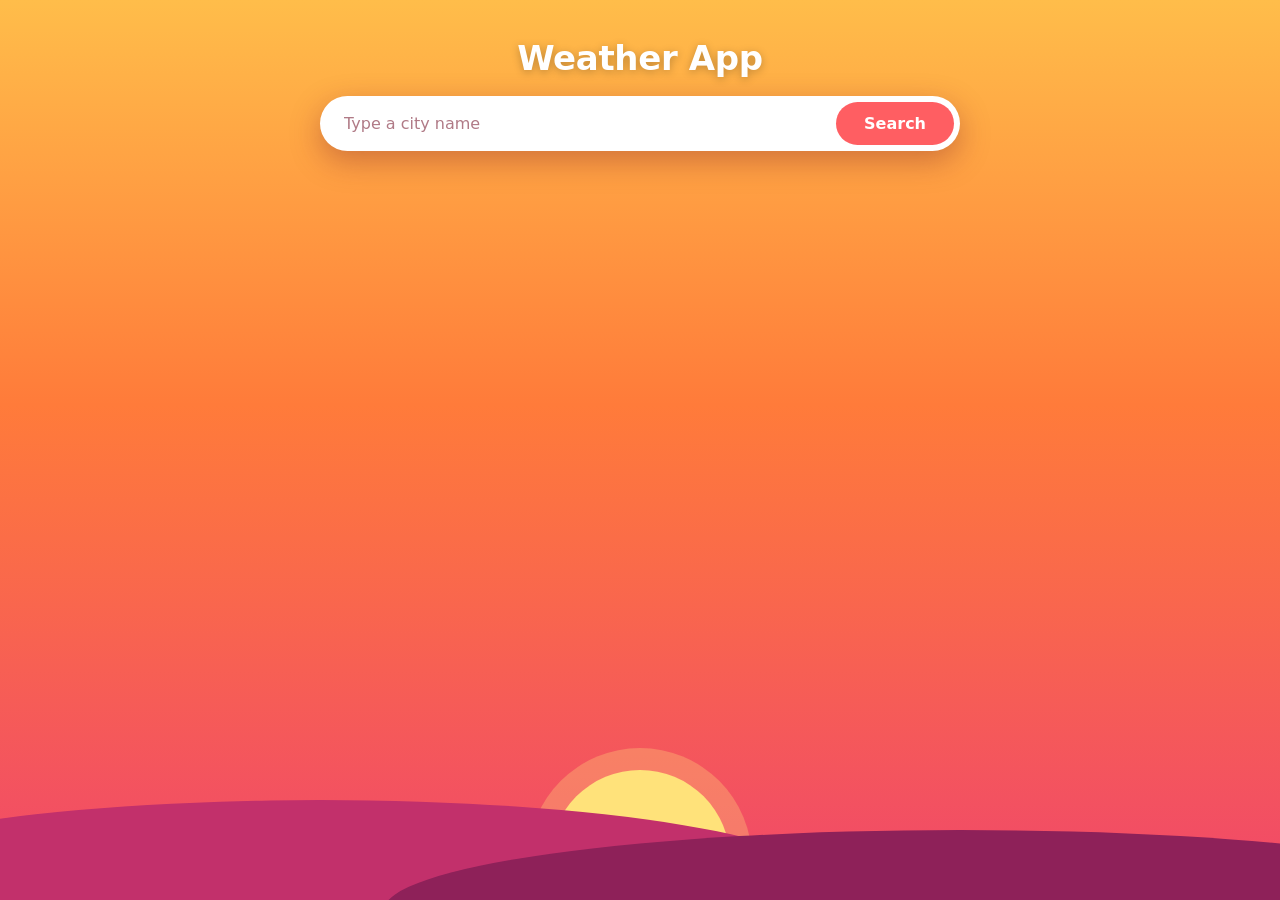
<file: index.html>
<!DOCTYPE html>
<html lang="en">
<head>
  <meta charset="UTF-8">
  <meta name="viewport" content="width=device-width, initial-scale=1.0">
  <title>Weather App</title>
  <link rel="stylesheet" href="style.css">
</head>
<body>
  <div class="page">
    <div class="sun"></div>
    <div class="hill hill-1"></div>
    <div class="hill hill-2"></div>
    <h1>Weather App</h1>
    <form class="pill">
      <input type="text" placeholder="Type a city name" aria-label="City name">
      <button type="submit">Search</button>
    </form>
    <div class="output"></div>
  </div>
  <script src="script.js"></script>
</body>
</html>
</file>
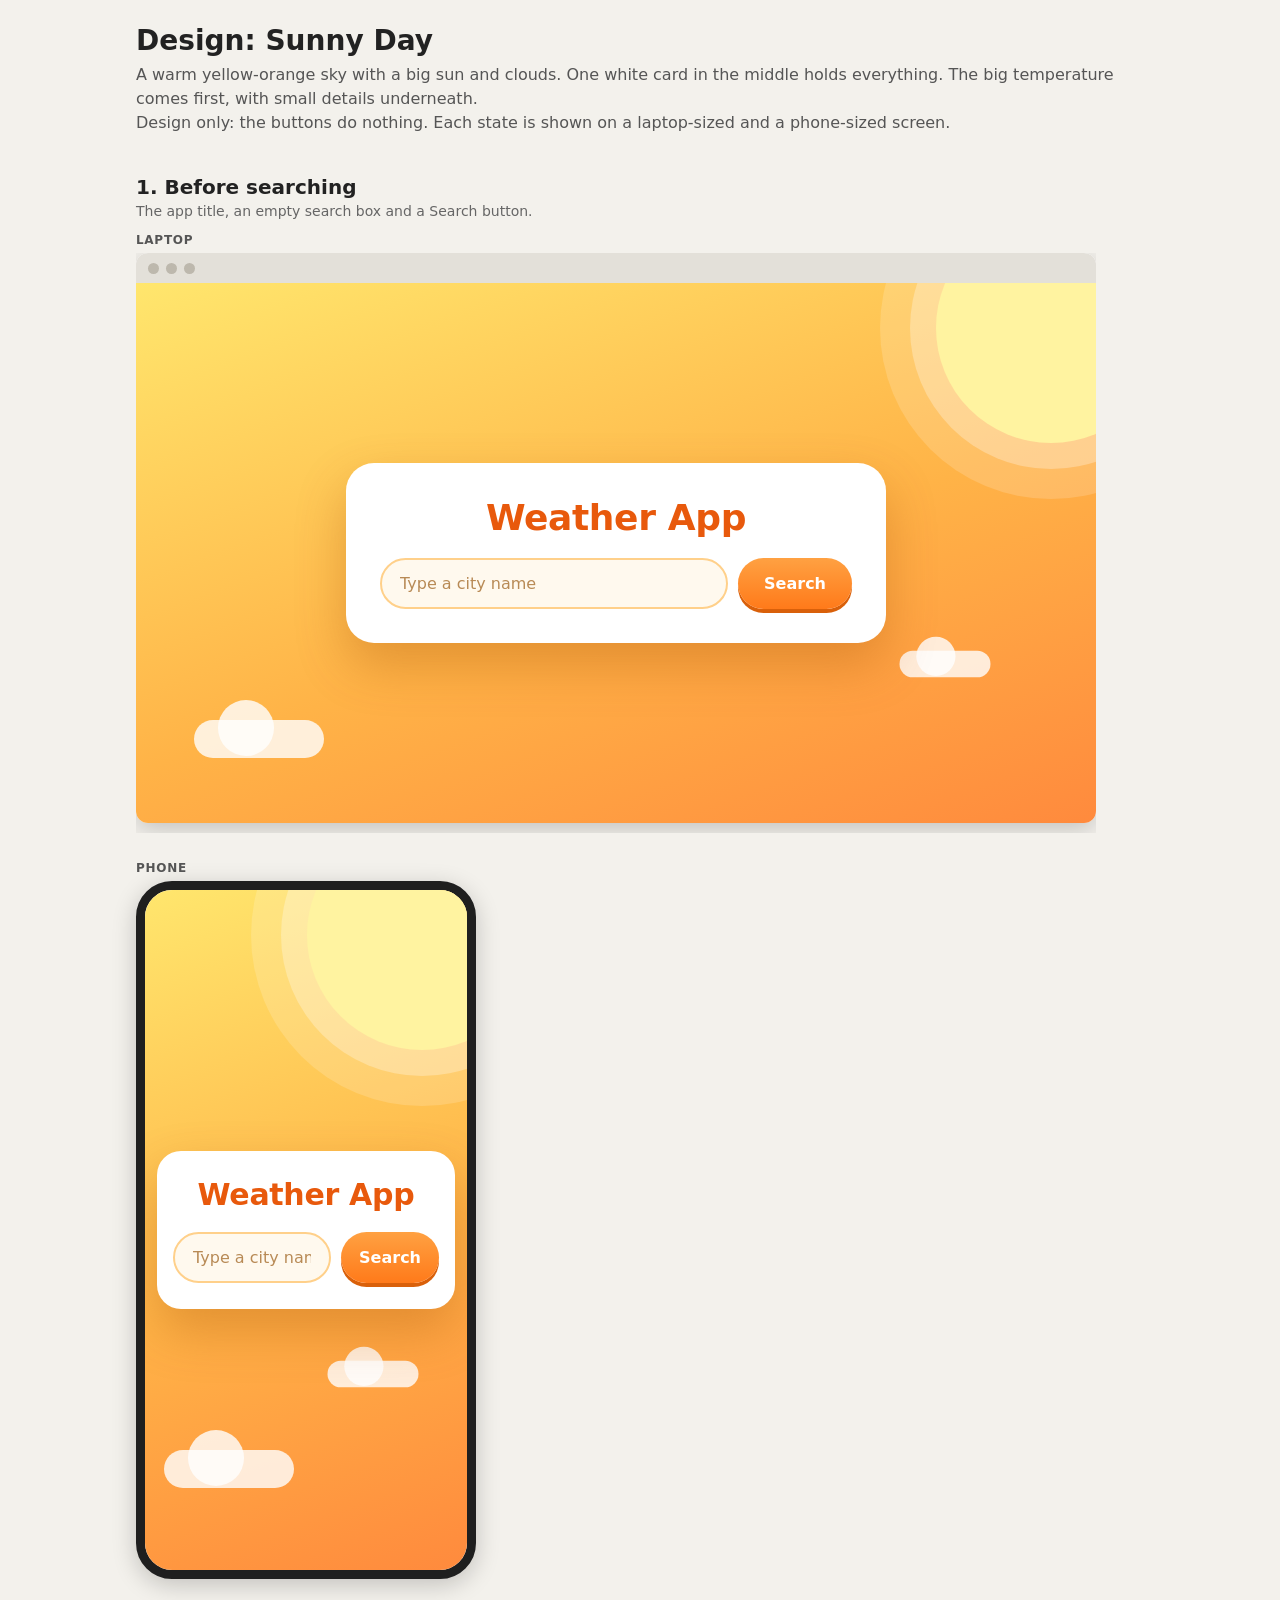
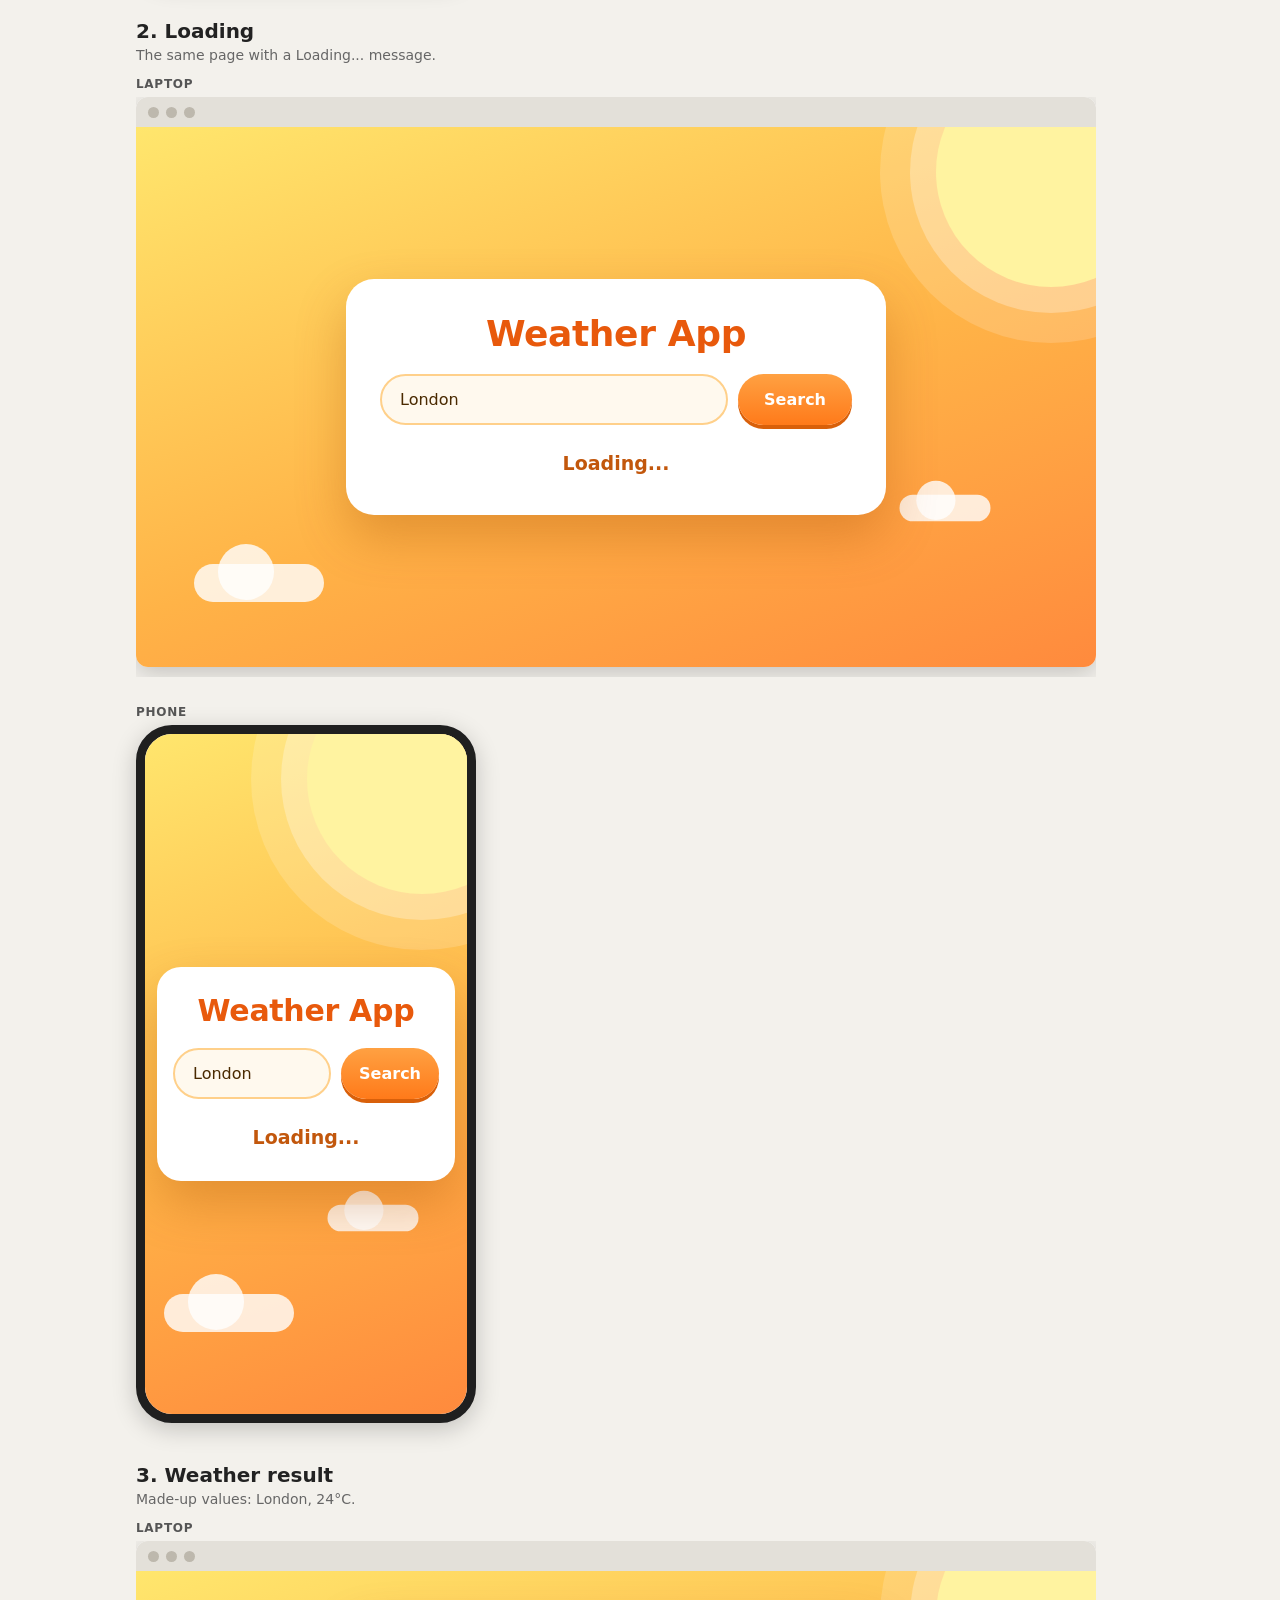
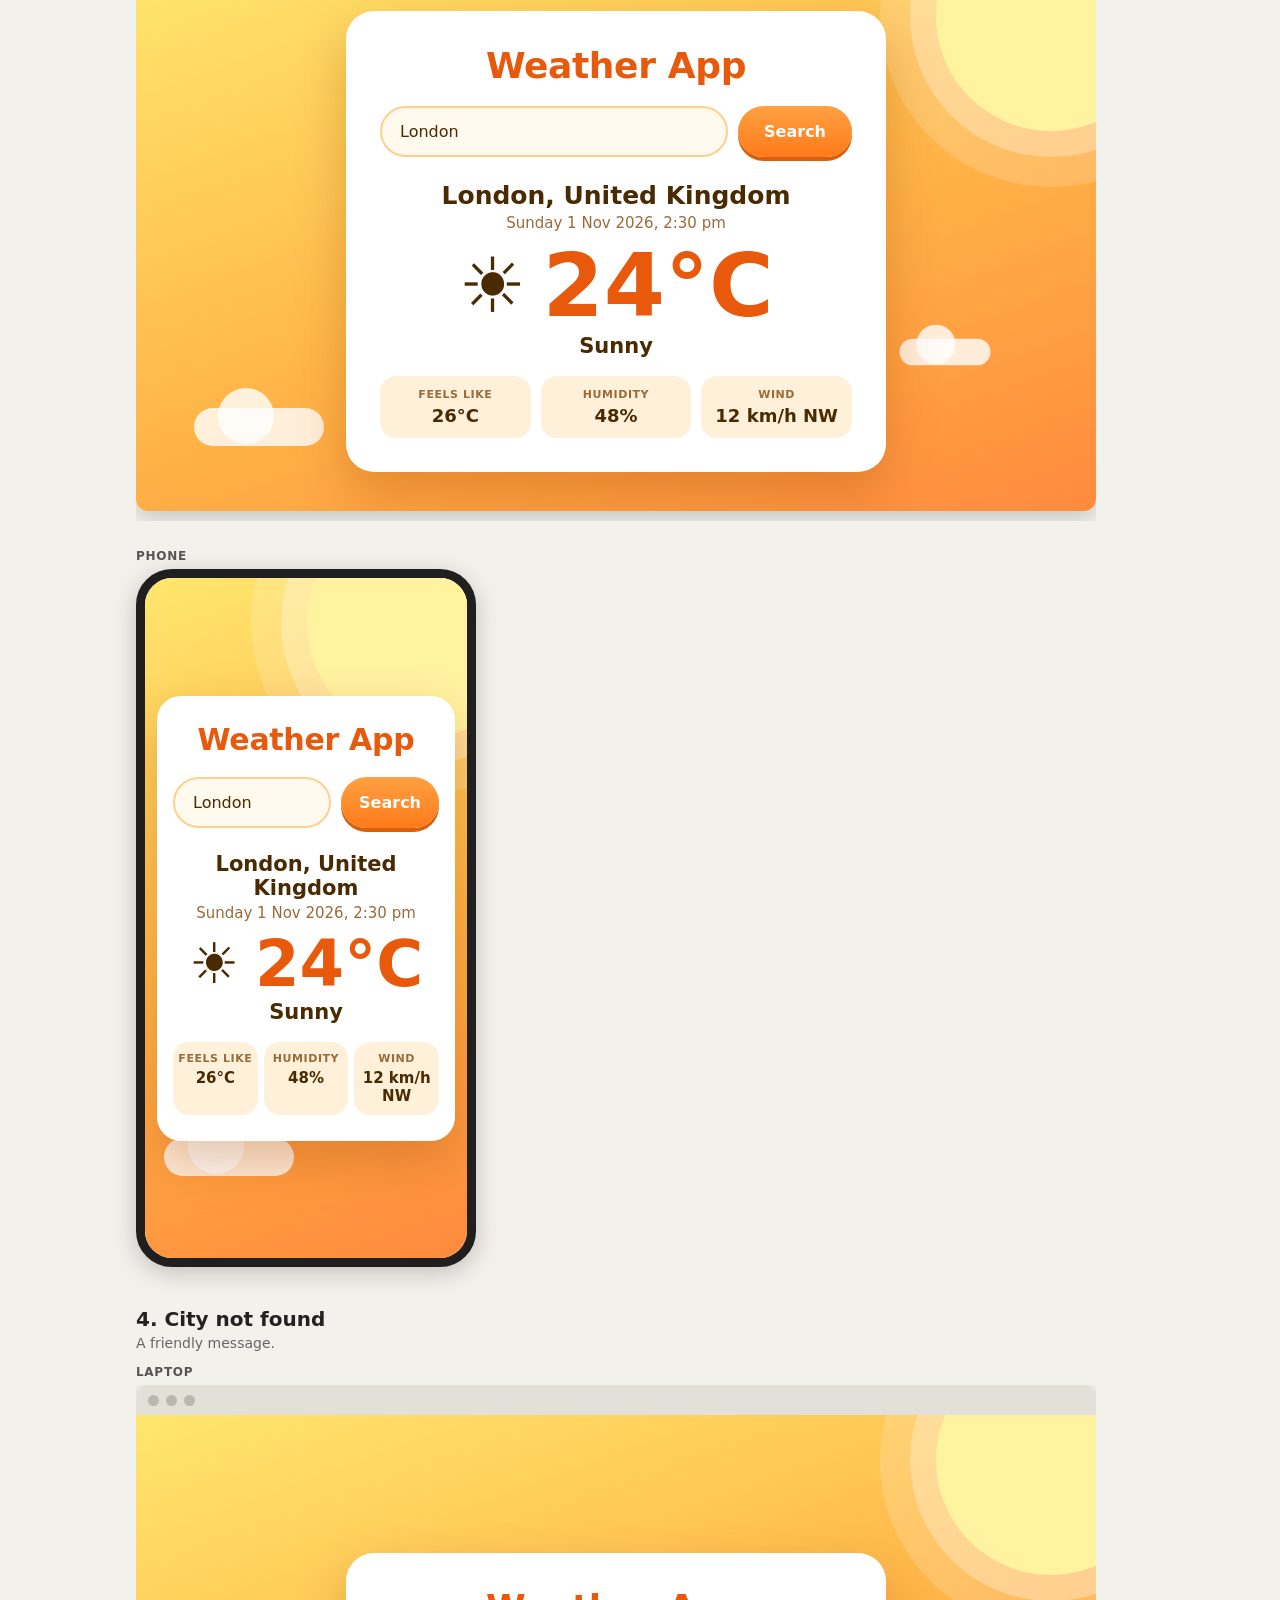
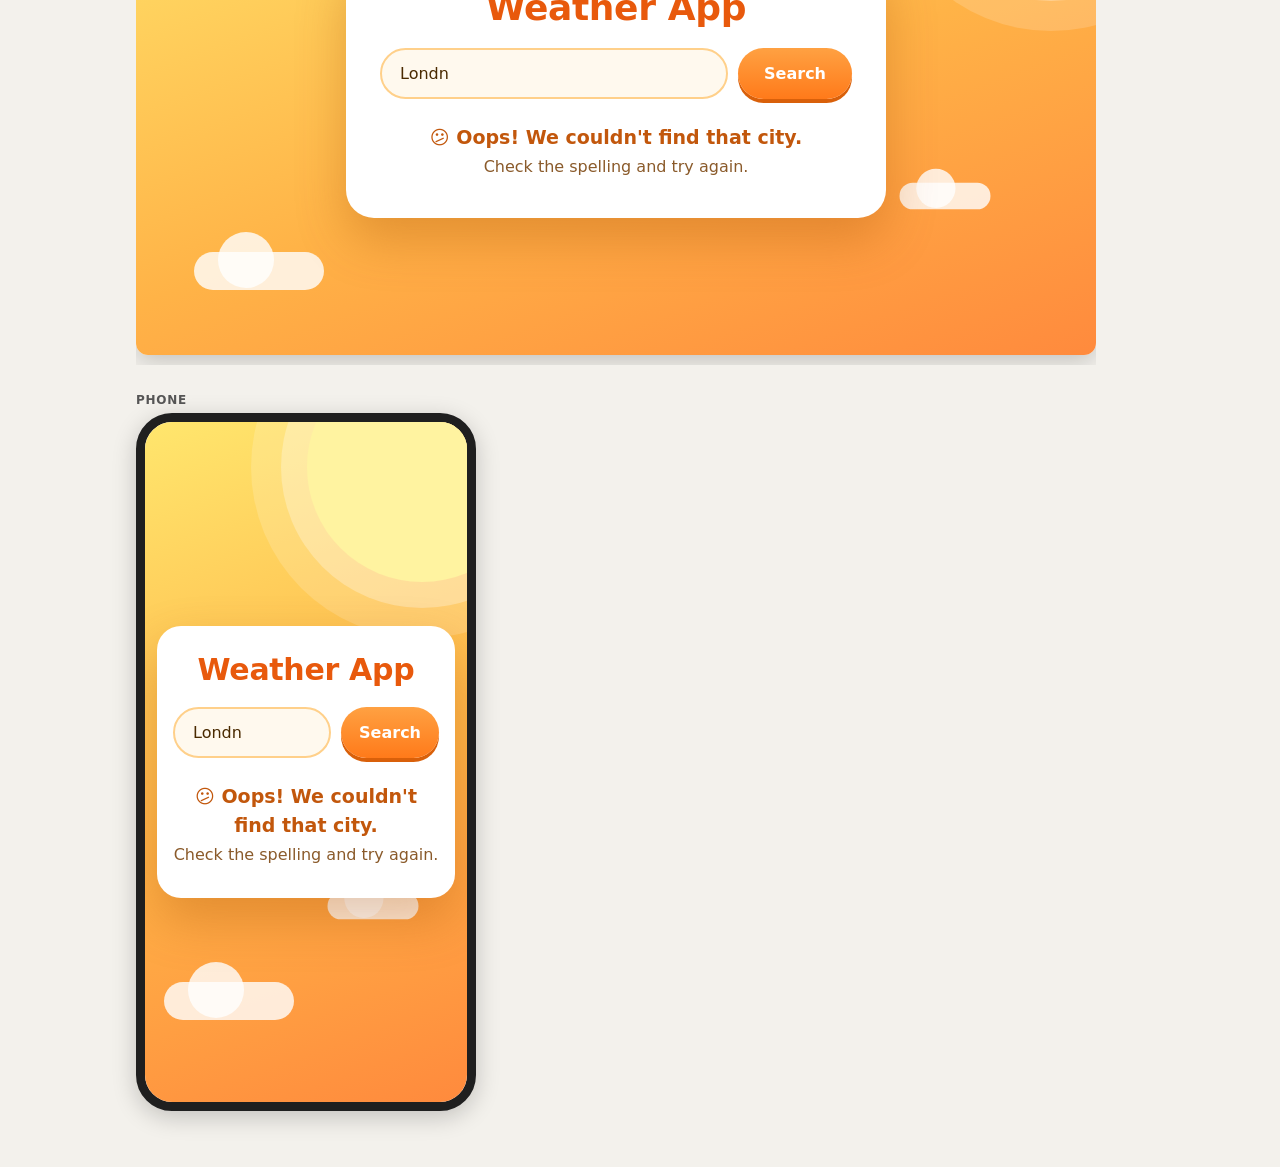
<file: mockups/mockup-1-sunny-day.html>
<!DOCTYPE html>
<html lang="en">
<head>
<meta charset="UTF-8">
<meta name="viewport" content="width=device-width, initial-scale=1.0">
<title>Mockup - Sunny Day</title>
<style>
*{box-sizing:border-box}
body{margin:0;font-family:system-ui,-apple-system,"Segoe UI",Roboto,Helvetica,Arial,sans-serif;background:#f3f1ec;color:#222}
.wrap{max-width:1040px;margin:0 auto;padding:24px 16px 56px}
.intro h1{margin:0 0 6px;font-size:28px}
.intro p{margin:0;color:#555;line-height:1.5}
.state{margin-top:40px}
.state>h2{margin:0 0 4px;font-size:20px}
.state>p{margin:0 0 14px;color:#666;font-size:14px}
.pair{display:flex;flex-wrap:wrap;gap:28px;align-items:flex-start}
.item{max-width:100%}
.item>small{display:block;margin:0 0 6px;font-weight:700;color:#555;text-transform:uppercase;letter-spacing:.06em;font-size:12px}
.scroll{overflow-x:auto;max-width:100%;padding-bottom:10px}
.frame{box-shadow:0 6px 24px rgba(0,0,0,.2);background:#fff}
.laptop{width:960px;border-radius:12px;overflow:hidden}
.laptop .bar{height:30px;background:#e3e0d9;display:flex;gap:7px;align-items:center;padding:0 12px}
.laptop .bar i{width:11px;height:11px;border-radius:50%;background:#bdb8ad;display:block}
.phone{width:340px;max-width:100%;border:9px solid #1f1f1f;border-radius:36px;overflow:hidden}
.screen{container-type:inline-size}
.laptop .d{min-height:540px}
.phone .d{min-height:680px}
input,button{font-family:inherit}
button{cursor:pointer}

.d1{background:linear-gradient(160deg,#ffe66d 0%,#ffb347 55%,#ff8a3d 100%);display:flex;align-items:center;justify-content:center;padding:36px 16px;position:relative;overflow:hidden;color:#4a2a00}
.d1 .sun{position:absolute;top:-70px;right:-70px;width:230px;height:230px;border-radius:50%;background:#fff3a0;box-shadow:0 0 0 26px rgba(255,255,255,.28),0 0 0 56px rgba(255,255,255,.16)}
.d1 .cloud{position:absolute;height:38px;width:130px;border-radius:999px;background:rgba(255,255,255,.8)}
.d1 .cloud::before{content:"";position:absolute;left:24px;top:-20px;width:56px;height:56px;border-radius:50%;background:inherit}
.d1 .c1{left:6%;bottom:12%}
.d1 .c2{right:9%;bottom:26%;transform:scale(.7)}
.d1 .card{position:relative;z-index:1;background:#fff;border-radius:28px;padding:34px;width:min(100%,540px);box-shadow:0 22px 50px rgba(160,70,0,.3);text-align:center}
.d1 h1{margin:0 0 20px;font-size:36px;color:#e8590c;letter-spacing:-.01em}
.d1 .search{display:flex;gap:10px}
.d1 input{flex:1;min-width:0;padding:14px 18px;border-radius:999px;border:2px solid #ffd08a;font-size:16px;background:#fff9ee;color:#4a2a00}
.d1 input::placeholder{color:#b88a55}
.d1 button{padding:14px 26px;border:0;border-radius:999px;background:linear-gradient(#ffa142,#ff7a1a);color:#fff;font-weight:700;font-size:16px;box-shadow:0 4px 0 #d9600a}
.d1 .msg{margin:24px 0 4px;font-size:19px;font-weight:700;color:#c2570c;line-height:1.5}
.d1 .msg span{font-weight:500;font-size:16px;color:#8a5a2a}
.d1 .result{margin-top:24px}
.d1 .place h2{margin:0;font-size:25px}
.d1 .place p{margin:4px 0 0;color:#9a6a3a;font-size:15px}
.d1 .now{display:flex;justify-content:center;align-items:center;gap:16px;margin-top:10px}
.d1 .icon{font-size:76px;line-height:1}
.d1 .temp{font-size:88px;font-weight:800;color:#e8590c;line-height:1}
.d1 .desc{font-size:21px;font-weight:700;margin:4px 0 18px}
.d1 .facts{list-style:none;margin:0;padding:0;display:grid;grid-template-columns:repeat(3,1fr);gap:10px}
.d1 .facts li{background:#fff1d9;border-radius:16px;padding:12px 6px;font-weight:800;font-size:18px}
.d1 .facts b{display:block;font-size:11px;font-weight:700;color:#9a6a3a;text-transform:uppercase;letter-spacing:.05em;margin-bottom:4px}
@container (max-width:520px){
 .d1{padding:22px 12px}
 .d1 .card{padding:26px 16px;border-radius:24px}
 .d1 h1{font-size:30px}
 .d1 .place h2{font-size:21px}
 .d1 .icon{font-size:56px}
 .d1 .temp{font-size:64px}
 .d1 .facts{gap:6px}
 .d1 .facts li{font-size:15px;padding:10px 4px}
 .d1 button{padding:14px 18px}
}
</style>
</head>
<body>
<div class="wrap"><header class="intro"><h1>Design: Sunny Day</h1><p>A warm yellow-orange sky with a big sun and clouds. One white card in the middle holds everything. The big temperature comes first, with small details underneath.</p><p>Design only: the buttons do nothing. Each state is shown on a laptop-sized and a phone-sized screen.</p></header><section class="state"><h2>1. Before searching</h2><p>The app title, an empty search box and a Search button.</p><div class="pair"><div class="item"><small>Laptop</small><div class="scroll"><div class="frame laptop"><div class="bar"><i></i><i></i><i></i></div><div class="screen"><div class="d d1"><div class="sun"></div><div class="cloud c1"></div><div class="cloud c2"></div><main class="card"><h1>Weather App</h1><form class="search" onsubmit="return false"><input type="text" placeholder="Type a city name" aria-label="City name"><button type="button">Search</button></form></main></div></div></div></div></div><div class="item"><small>Phone</small><div class="frame phone"><div class="screen"><div class="d d1"><div class="sun"></div><div class="cloud c1"></div><div class="cloud c2"></div><main class="card"><h1>Weather App</h1><form class="search" onsubmit="return false"><input type="text" placeholder="Type a city name" aria-label="City name"><button type="button">Search</button></form></main></div></div></div></div></div></section><section class="state"><h2>2. Loading</h2><p>The same page with a Loading... message.</p><div class="pair"><div class="item"><small>Laptop</small><div class="scroll"><div class="frame laptop"><div class="bar"><i></i><i></i><i></i></div><div class="screen"><div class="d d1"><div class="sun"></div><div class="cloud c1"></div><div class="cloud c2"></div><main class="card"><h1>Weather App</h1><form class="search" onsubmit="return false"><input type="text" placeholder="Type a city name" aria-label="City name" value="London"><button type="button">Search</button></form><p class="msg">Loading...</p></main></div></div></div></div></div><div class="item"><small>Phone</small><div class="frame phone"><div class="screen"><div class="d d1"><div class="sun"></div><div class="cloud c1"></div><div class="cloud c2"></div><main class="card"><h1>Weather App</h1><form class="search" onsubmit="return false"><input type="text" placeholder="Type a city name" aria-label="City name" value="London"><button type="button">Search</button></form><p class="msg">Loading...</p></main></div></div></div></div></div></section><section class="state"><h2>3. Weather result</h2><p>Made-up values: London, 24°C.</p><div class="pair"><div class="item"><small>Laptop</small><div class="scroll"><div class="frame laptop"><div class="bar"><i></i><i></i><i></i></div><div class="screen"><div class="d d1"><div class="sun"></div><div class="cloud c1"></div><div class="cloud c2"></div><main class="card"><h1>Weather App</h1><form class="search" onsubmit="return false"><input type="text" placeholder="Type a city name" aria-label="City name" value="London"><button type="button">Search</button></form><section class="result"><div class="place"><h2>London, United Kingdom</h2><p>Sunday 1 Nov 2026, 2:30 pm</p></div><div class="now"><span class="icon">☀️</span><span class="temp">24°C</span></div><p class="desc">Sunny</p><ul class="facts"><li><b>Feels like</b>26°C</li><li><b>Humidity</b>48%</li><li><b>Wind</b>12 km/h NW</li></ul></section></main></div></div></div></div></div><div class="item"><small>Phone</small><div class="frame phone"><div class="screen"><div class="d d1"><div class="sun"></div><div class="cloud c1"></div><div class="cloud c2"></div><main class="card"><h1>Weather App</h1><form class="search" onsubmit="return false"><input type="text" placeholder="Type a city name" aria-label="City name" value="London"><button type="button">Search</button></form><section class="result"><div class="place"><h2>London, United Kingdom</h2><p>Sunday 1 Nov 2026, 2:30 pm</p></div><div class="now"><span class="icon">☀️</span><span class="temp">24°C</span></div><p class="desc">Sunny</p><ul class="facts"><li><b>Feels like</b>26°C</li><li><b>Humidity</b>48%</li><li><b>Wind</b>12 km/h NW</li></ul></section></main></div></div></div></div></div></section><section class="state"><h2>4. City not found</h2><p>A friendly message.</p><div class="pair"><div class="item"><small>Laptop</small><div class="scroll"><div class="frame laptop"><div class="bar"><i></i><i></i><i></i></div><div class="screen"><div class="d d1"><div class="sun"></div><div class="cloud c1"></div><div class="cloud c2"></div><main class="card"><h1>Weather App</h1><form class="search" onsubmit="return false"><input type="text" placeholder="Type a city name" aria-label="City name" value="Londn"><button type="button">Search</button></form><p class="msg">😕 Oops! We couldn't find that city.<br><span>Check the spelling and try again.</span></p></main></div></div></div></div></div><div class="item"><small>Phone</small><div class="frame phone"><div class="screen"><div class="d d1"><div class="sun"></div><div class="cloud c1"></div><div class="cloud c2"></div><main class="card"><h1>Weather App</h1><form class="search" onsubmit="return false"><input type="text" placeholder="Type a city name" aria-label="City name" value="Londn"><button type="button">Search</button></form><p class="msg">😕 Oops! We couldn't find that city.<br><span>Check the spelling and try again.</span></p></main></div></div></div></div></div></section></div>
</body>
</html>
</file>
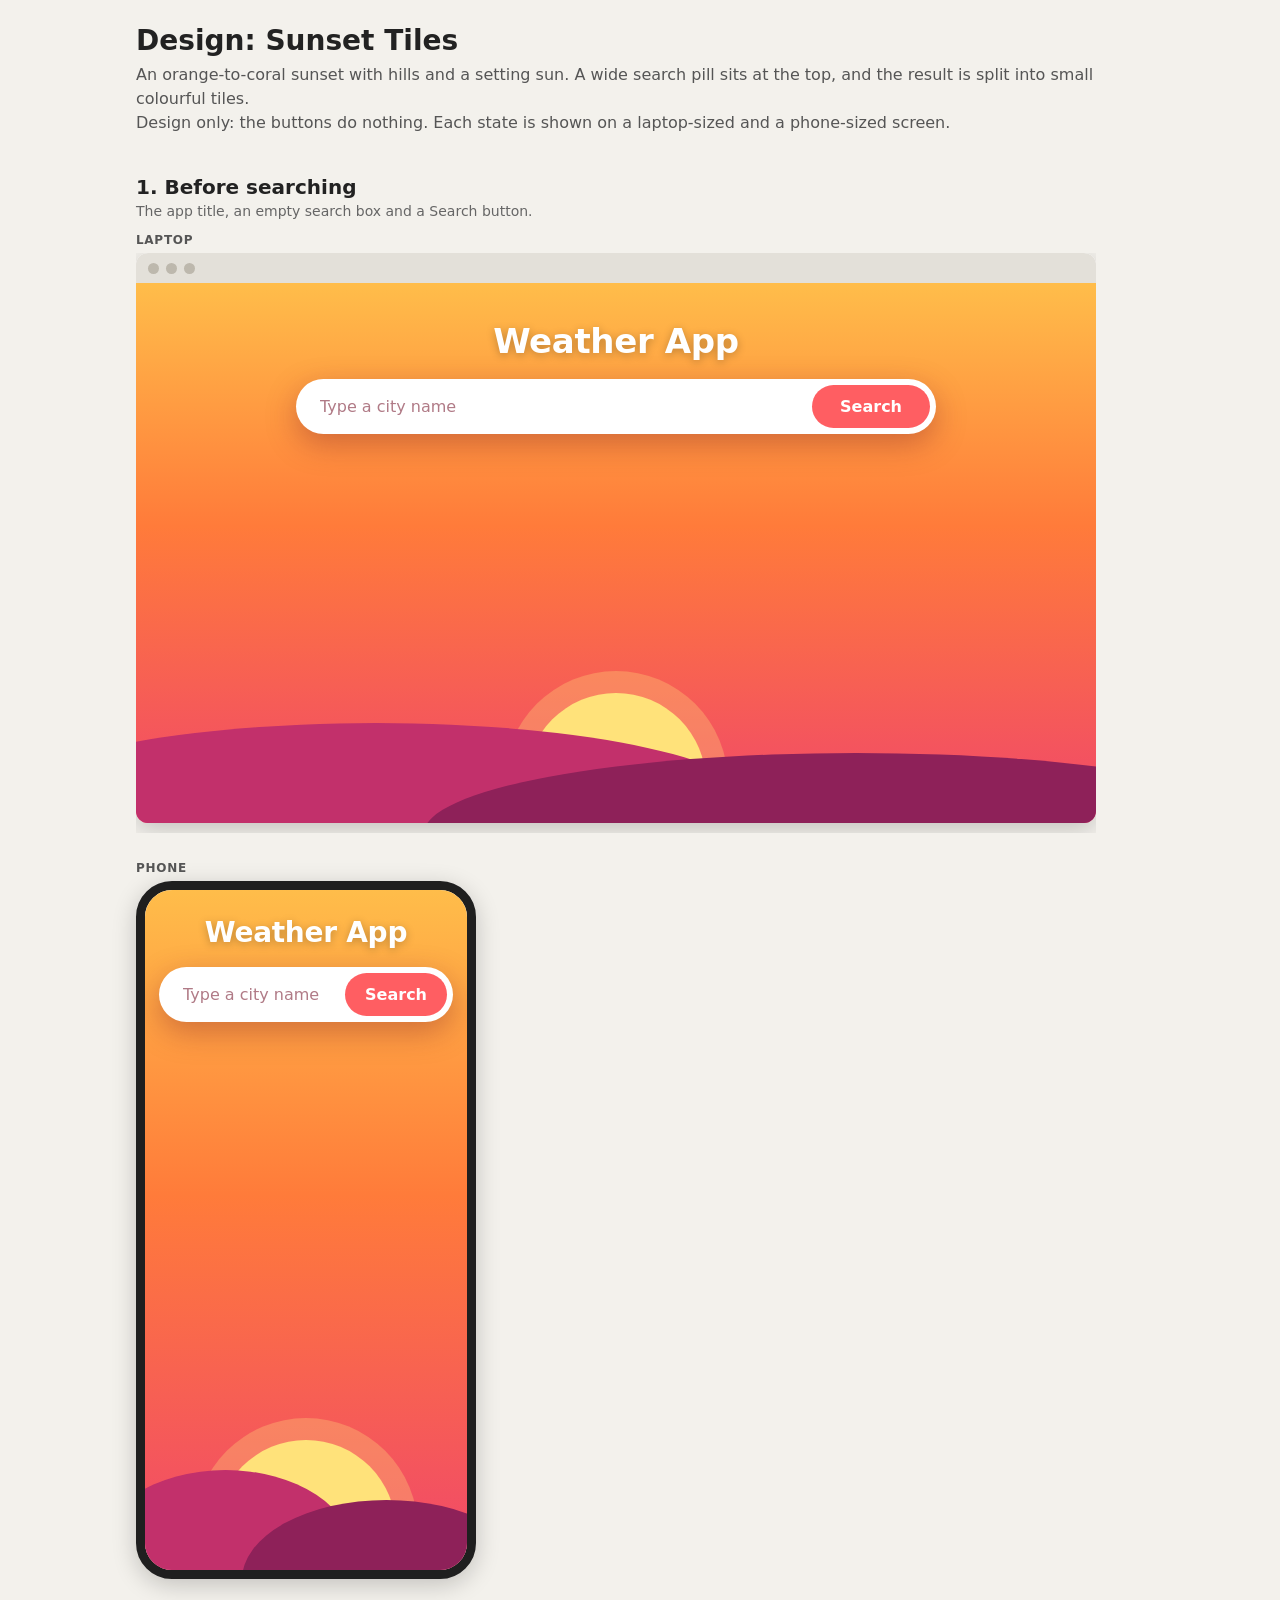
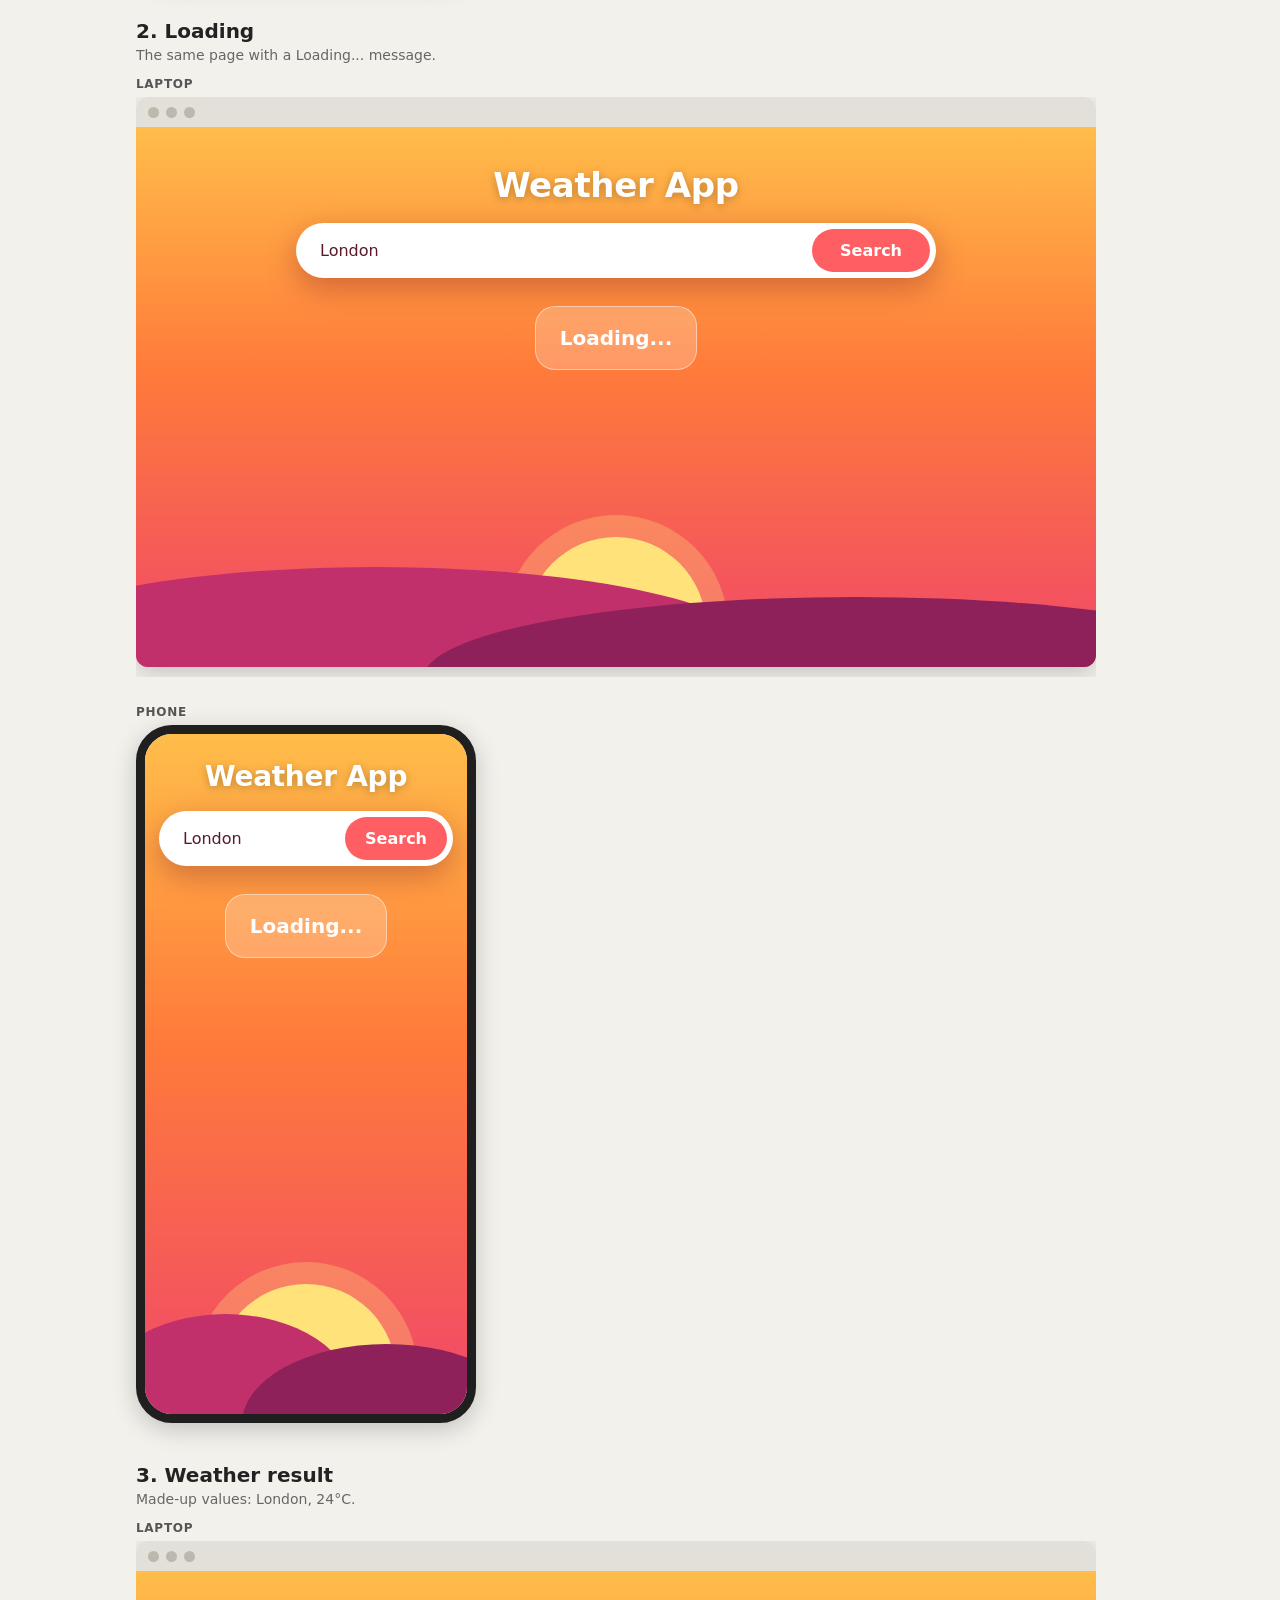
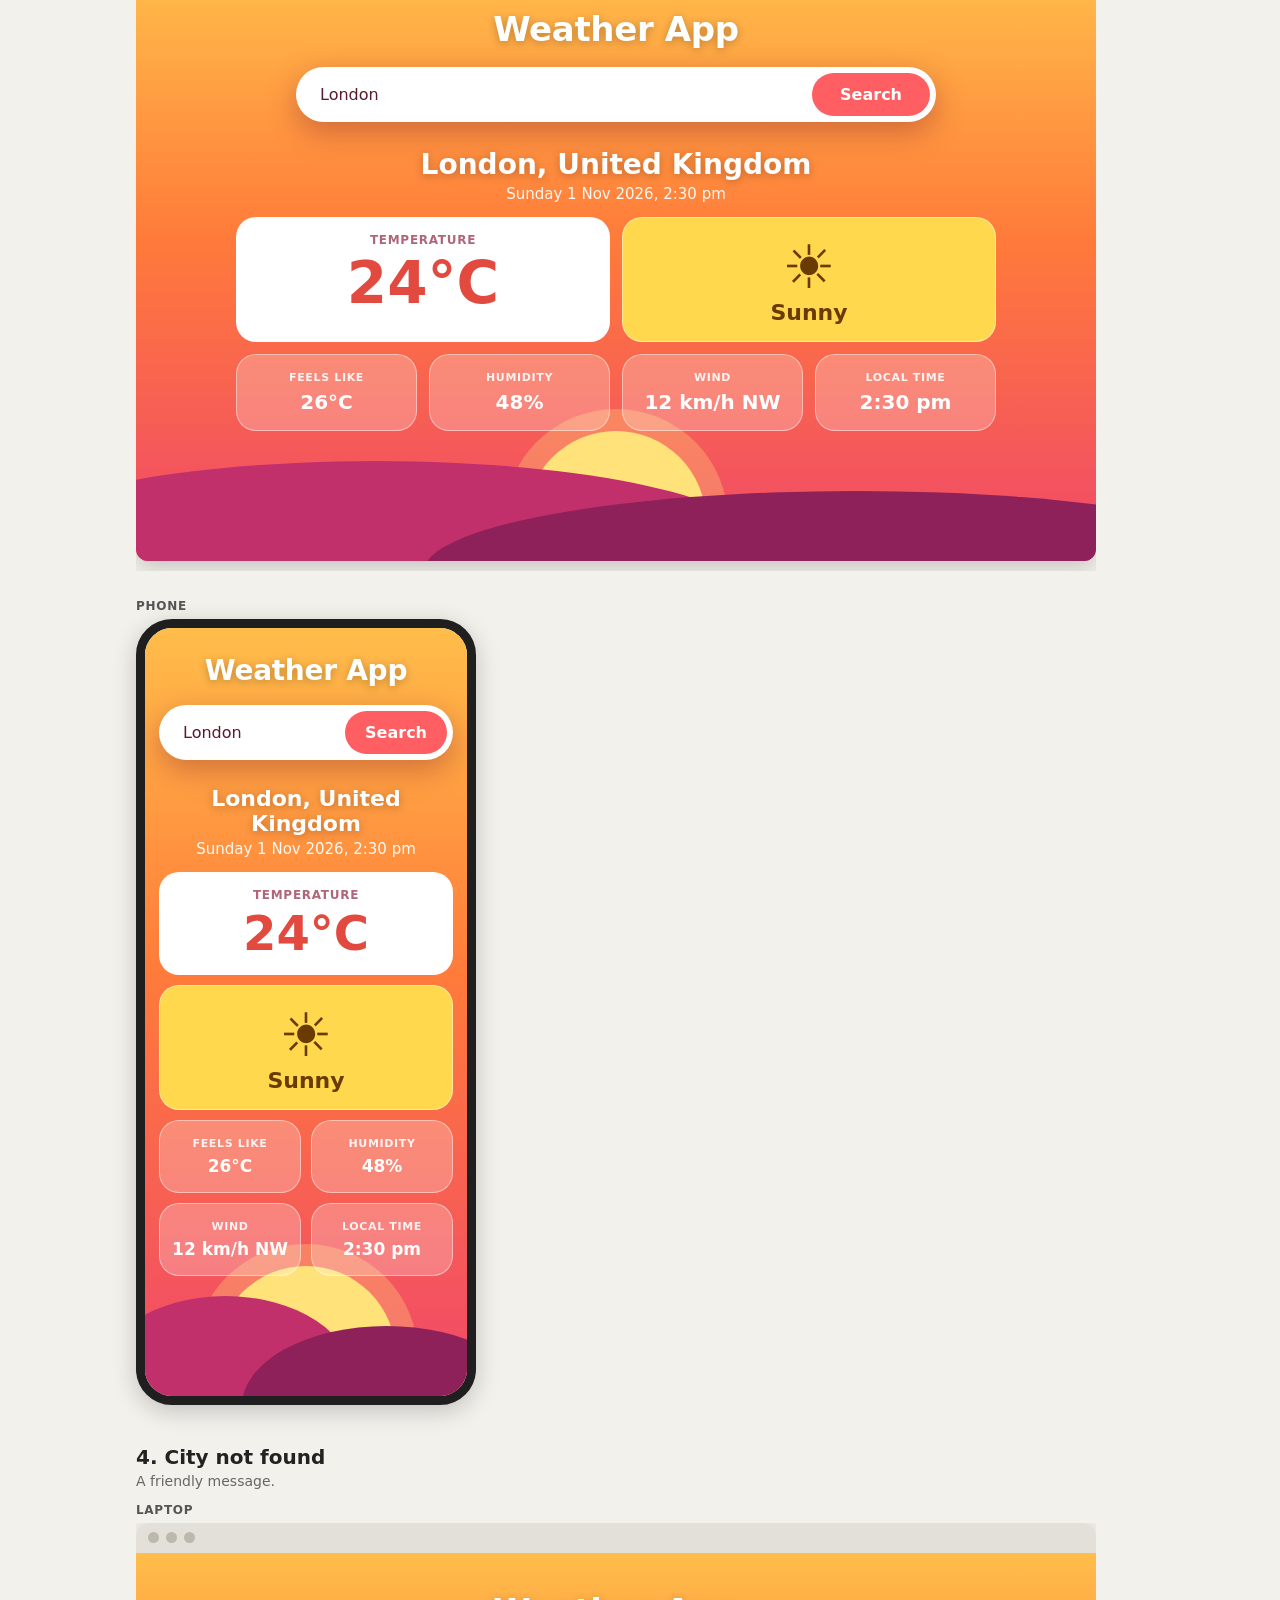
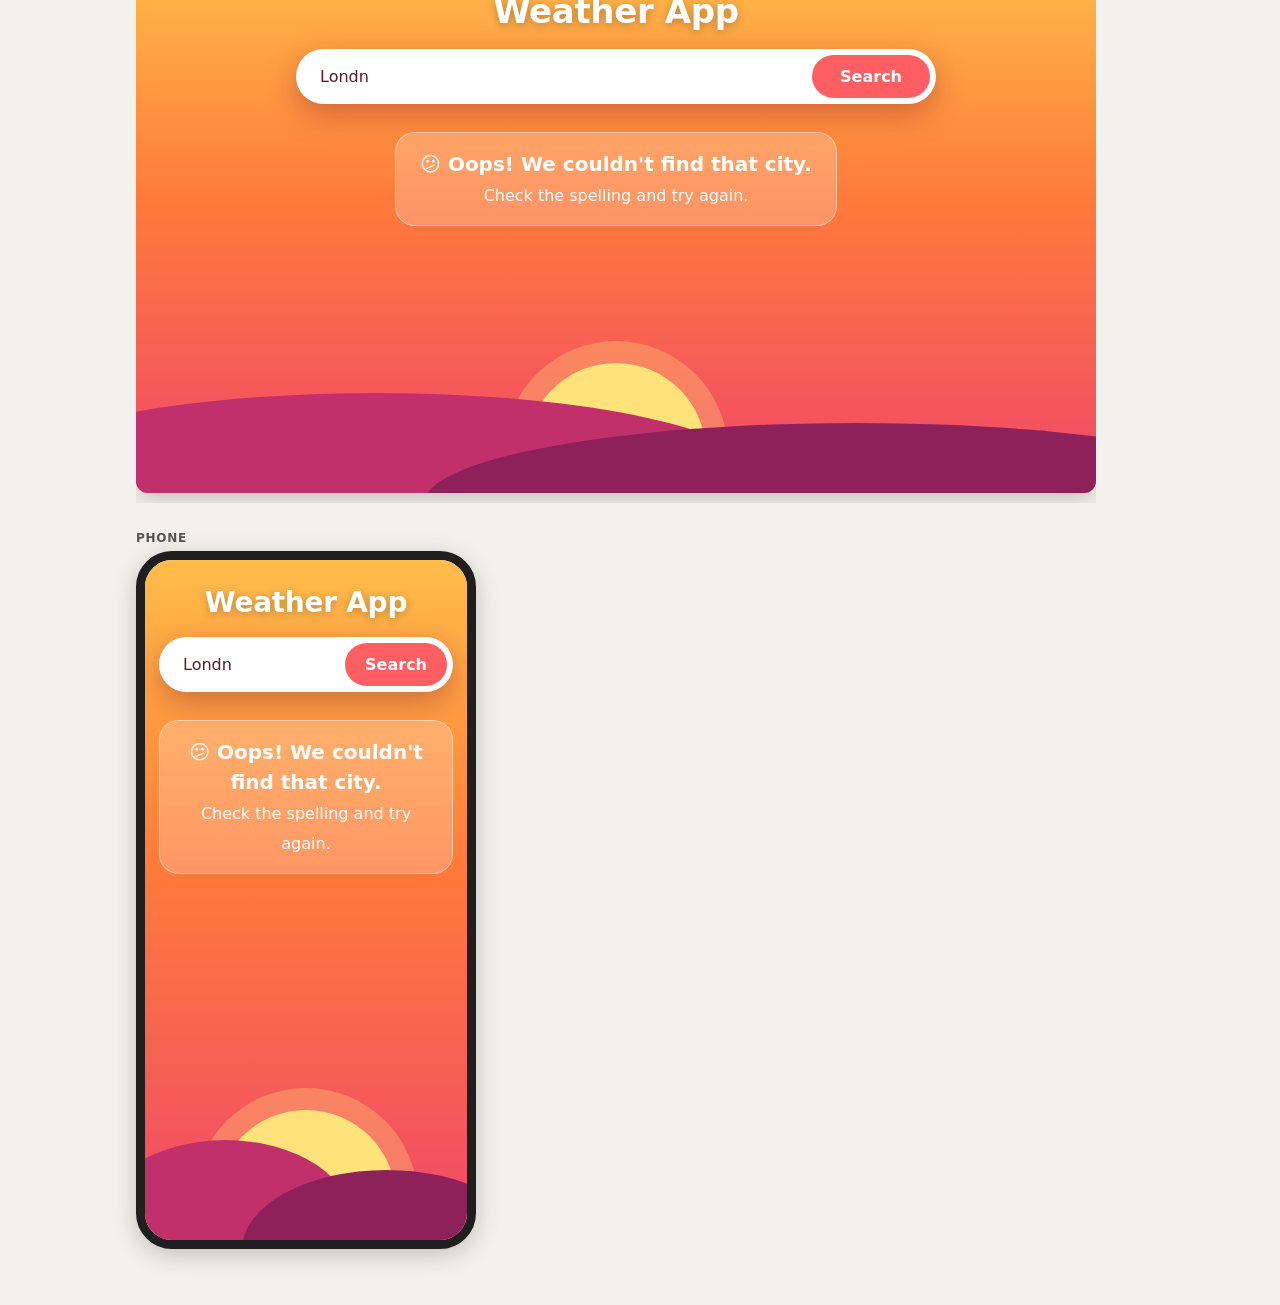
<file: mockups/mockup-2-sunset-tiles.html>
<!DOCTYPE html>
<html lang="en">
<head>
<meta charset="UTF-8">
<meta name="viewport" content="width=device-width, initial-scale=1.0">
<title>Mockup - Sunset Tiles</title>
<style>
*{box-sizing:border-box}
body{margin:0;font-family:system-ui,-apple-system,"Segoe UI",Roboto,Helvetica,Arial,sans-serif;background:#f3f1ec;color:#222}
.wrap{max-width:1040px;margin:0 auto;padding:24px 16px 56px}
.intro h1{margin:0 0 6px;font-size:28px}
.intro p{margin:0;color:#555;line-height:1.5}
.state{margin-top:40px}
.state>h2{margin:0 0 4px;font-size:20px}
.state>p{margin:0 0 14px;color:#666;font-size:14px}
.pair{display:flex;flex-wrap:wrap;gap:28px;align-items:flex-start}
.item{max-width:100%}
.item>small{display:block;margin:0 0 6px;font-weight:700;color:#555;text-transform:uppercase;letter-spacing:.06em;font-size:12px}
.scroll{overflow-x:auto;max-width:100%;padding-bottom:10px}
.frame{box-shadow:0 6px 24px rgba(0,0,0,.2);background:#fff}
.laptop{width:960px;border-radius:12px;overflow:hidden}
.laptop .bar{height:30px;background:#e3e0d9;display:flex;gap:7px;align-items:center;padding:0 12px}
.laptop .bar i{width:11px;height:11px;border-radius:50%;background:#bdb8ad;display:block}
.phone{width:340px;max-width:100%;border:9px solid #1f1f1f;border-radius:36px;overflow:hidden}
.screen{container-type:inline-size}
.laptop .d{min-height:540px}
.phone .d{min-height:680px}
input,button{font-family:inherit}
button{cursor:pointer}

.d2{background:linear-gradient(180deg,#ffbd4a 0%,#ff7b3a 45%,#f0476a 100%);display:flex;flex-direction:column;align-items:center;padding:38px 24px 130px;color:#fff;position:relative;overflow:hidden}
.d2 .sun{position:absolute;bottom:-50px;left:50%;margin-left:-90px;width:180px;height:180px;border-radius:50%;background:#ffe27a;box-shadow:0 0 0 22px rgba(255,226,122,.3)}
.d2 .hill{position:absolute;border-radius:50% 50% 0 0}
.d2 .h1{left:-15%;width:80%;bottom:-70px;height:170px;background:#c2306b}
.d2 .h2{left:30%;width:90%;bottom:-90px;height:160px;background:#8e2159}
.d2 h1,.d2 .pill,.d2 .msg,.d2 .place,.d2 .tiles{position:relative;z-index:2}
.d2 h1{margin:0 0 18px;font-size:34px;font-weight:800;letter-spacing:-.01em;text-shadow:0 2px 8px rgba(0,0,0,.25)}
.d2 .pill{display:flex;width:min(100%,640px);background:#fff;border-radius:999px;padding:6px;box-shadow:0 10px 30px rgba(120,20,40,.35)}
.d2 .pill input{flex:1;min-width:0;border:0;outline:0;padding:12px 18px;font-size:16px;background:transparent;color:#5a1a2a}
.d2 .pill input::placeholder{color:#b07a86}
.d2 .pill button{border:0;border-radius:999px;padding:12px 28px;background:#ff5e62;color:#fff;font-weight:700;font-size:16px}
.d2 .msg{margin-top:28px;font-size:20px;font-weight:700;background:rgba(255,255,255,.22);border:1px solid rgba(255,255,255,.45);padding:16px 24px;border-radius:20px;text-align:center;line-height:1.5}
.d2 .msg span{font-weight:500;font-size:16px}
.d2 .place{margin:26px 0 14px;text-align:center}
.d2 .place h2{margin:0;font-size:28px;text-shadow:0 2px 8px rgba(0,0,0,.25)}
.d2 .place p{margin:4px 0 0;font-size:15px;opacity:.95}
.d2 .tiles{display:grid;grid-template-columns:repeat(4,1fr);gap:12px;width:min(100%,760px)}
.d2 .tile{background:rgba(255,255,255,.24);border:1px solid rgba(255,255,255,.45);border-radius:20px;padding:16px 10px;text-align:center;font-weight:800;font-size:20px}
.d2 .tile small{display:block;font-size:11px;text-transform:uppercase;letter-spacing:.06em;opacity:.9;margin-bottom:6px;font-weight:700}
.d2 .tile.temp{grid-column:span 2;background:#fff;color:#e2493f;font-size:58px;line-height:1.05}
.d2 .tile.temp small{color:#a8566a;font-size:12px}
.d2 .tile.sky{grid-column:span 2;background:#ffd84d;color:#6a3b00;font-size:22px;display:flex;flex-direction:column;align-items:center;justify-content:center}
.d2 .tile.sky .icon{font-size:60px;line-height:1.1}
@container (max-width:520px){
 .d2{padding:26px 14px 120px}
 .d2 h1{font-size:28px}
 .d2 .pill button{padding:12px 20px}
 .d2 .place h2{font-size:22px}
 .d2 .tiles{grid-template-columns:repeat(2,1fr);gap:10px}
 .d2 .tile{font-size:17px}
 .d2 .tile.temp{font-size:48px}
}
</style>
</head>
<body>
<div class="wrap"><header class="intro"><h1>Design: Sunset Tiles</h1><p>An orange-to-coral sunset with hills and a setting sun. A wide search pill sits at the top, and the result is split into small colourful tiles.</p><p>Design only: the buttons do nothing. Each state is shown on a laptop-sized and a phone-sized screen.</p></header><section class="state"><h2>1. Before searching</h2><p>The app title, an empty search box and a Search button.</p><div class="pair"><div class="item"><small>Laptop</small><div class="scroll"><div class="frame laptop"><div class="bar"><i></i><i></i><i></i></div><div class="screen"><div class="d d2"><div class="sun"></div><div class="hill h1"></div><div class="hill h2"></div><h1>Weather App</h1><form class="pill" onsubmit="return false"><input type="text" placeholder="Type a city name" aria-label="City name"><button type="button">Search</button></form></div></div></div></div></div><div class="item"><small>Phone</small><div class="frame phone"><div class="screen"><div class="d d2"><div class="sun"></div><div class="hill h1"></div><div class="hill h2"></div><h1>Weather App</h1><form class="pill" onsubmit="return false"><input type="text" placeholder="Type a city name" aria-label="City name"><button type="button">Search</button></form></div></div></div></div></div></section><section class="state"><h2>2. Loading</h2><p>The same page with a Loading... message.</p><div class="pair"><div class="item"><small>Laptop</small><div class="scroll"><div class="frame laptop"><div class="bar"><i></i><i></i><i></i></div><div class="screen"><div class="d d2"><div class="sun"></div><div class="hill h1"></div><div class="hill h2"></div><h1>Weather App</h1><form class="pill" onsubmit="return false"><input type="text" placeholder="Type a city name" aria-label="City name" value="London"><button type="button">Search</button></form><p class="msg">Loading...</p></div></div></div></div></div><div class="item"><small>Phone</small><div class="frame phone"><div class="screen"><div class="d d2"><div class="sun"></div><div class="hill h1"></div><div class="hill h2"></div><h1>Weather App</h1><form class="pill" onsubmit="return false"><input type="text" placeholder="Type a city name" aria-label="City name" value="London"><button type="button">Search</button></form><p class="msg">Loading...</p></div></div></div></div></div></section><section class="state"><h2>3. Weather result</h2><p>Made-up values: London, 24°C.</p><div class="pair"><div class="item"><small>Laptop</small><div class="scroll"><div class="frame laptop"><div class="bar"><i></i><i></i><i></i></div><div class="screen"><div class="d d2"><div class="sun"></div><div class="hill h1"></div><div class="hill h2"></div><h1>Weather App</h1><form class="pill" onsubmit="return false"><input type="text" placeholder="Type a city name" aria-label="City name" value="London"><button type="button">Search</button></form><div class="place"><h2>London, United Kingdom</h2><p>Sunday 1 Nov 2026, 2:30 pm</p></div><div class="tiles"><div class="tile temp"><small>Temperature</small>24°C</div><div class="tile sky"><span class="icon">☀️</span>Sunny</div><div class="tile"><small>Feels like</small>26°C</div><div class="tile"><small>Humidity</small>48%</div><div class="tile"><small>Wind</small>12 km/h NW</div><div class="tile"><small>Local time</small>2:30 pm</div></div></div></div></div></div></div><div class="item"><small>Phone</small><div class="frame phone"><div class="screen"><div class="d d2"><div class="sun"></div><div class="hill h1"></div><div class="hill h2"></div><h1>Weather App</h1><form class="pill" onsubmit="return false"><input type="text" placeholder="Type a city name" aria-label="City name" value="London"><button type="button">Search</button></form><div class="place"><h2>London, United Kingdom</h2><p>Sunday 1 Nov 2026, 2:30 pm</p></div><div class="tiles"><div class="tile temp"><small>Temperature</small>24°C</div><div class="tile sky"><span class="icon">☀️</span>Sunny</div><div class="tile"><small>Feels like</small>26°C</div><div class="tile"><small>Humidity</small>48%</div><div class="tile"><small>Wind</small>12 km/h NW</div><div class="tile"><small>Local time</small>2:30 pm</div></div></div></div></div></div></div></section><section class="state"><h2>4. City not found</h2><p>A friendly message.</p><div class="pair"><div class="item"><small>Laptop</small><div class="scroll"><div class="frame laptop"><div class="bar"><i></i><i></i><i></i></div><div class="screen"><div class="d d2"><div class="sun"></div><div class="hill h1"></div><div class="hill h2"></div><h1>Weather App</h1><form class="pill" onsubmit="return false"><input type="text" placeholder="Type a city name" aria-label="City name" value="Londn"><button type="button">Search</button></form><p class="msg">😕 Oops! We couldn't find that city.<br><span>Check the spelling and try again.</span></p></div></div></div></div></div><div class="item"><small>Phone</small><div class="frame phone"><div class="screen"><div class="d d2"><div class="sun"></div><div class="hill h1"></div><div class="hill h2"></div><h1>Weather App</h1><form class="pill" onsubmit="return false"><input type="text" placeholder="Type a city name" aria-label="City name" value="Londn"><button type="button">Search</button></form><p class="msg">😕 Oops! We couldn't find that city.<br><span>Check the spelling and try again.</span></p></div></div></div></div></div></section></div>
</body>
</html>
</file>
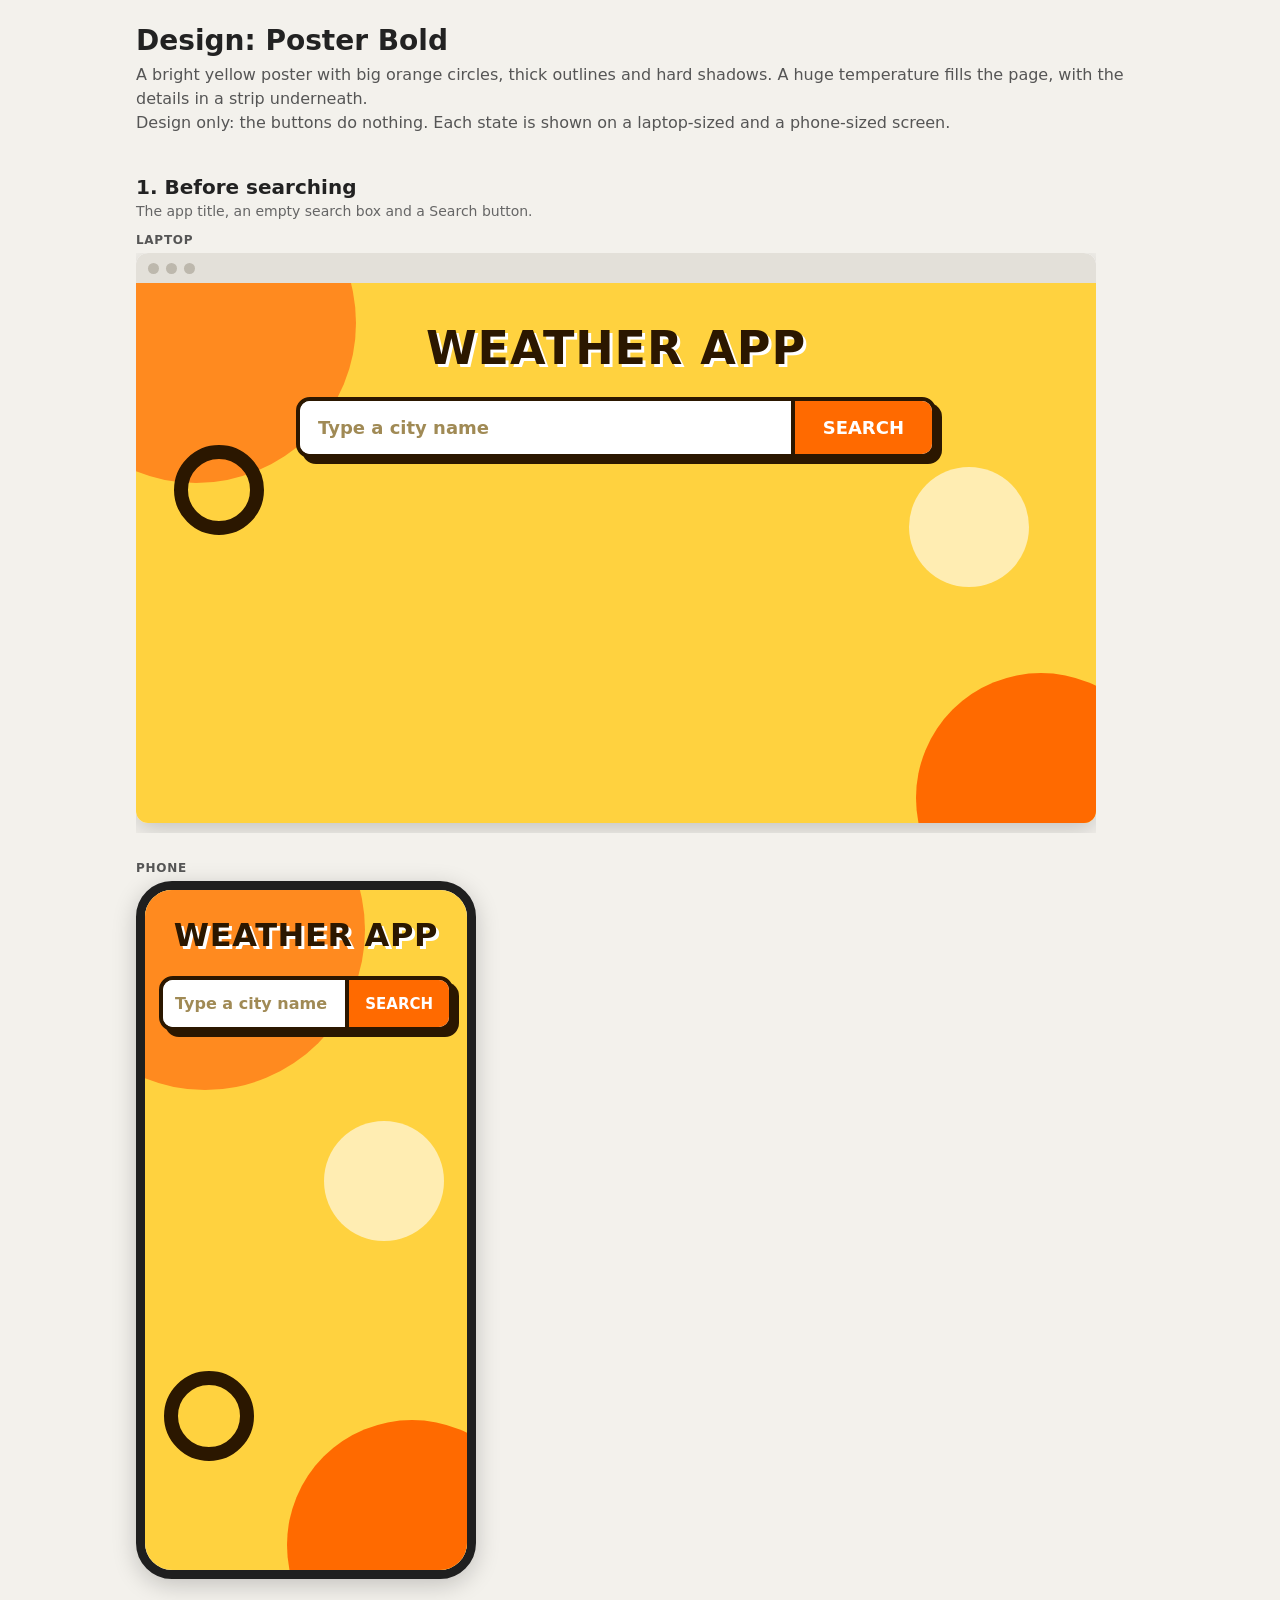
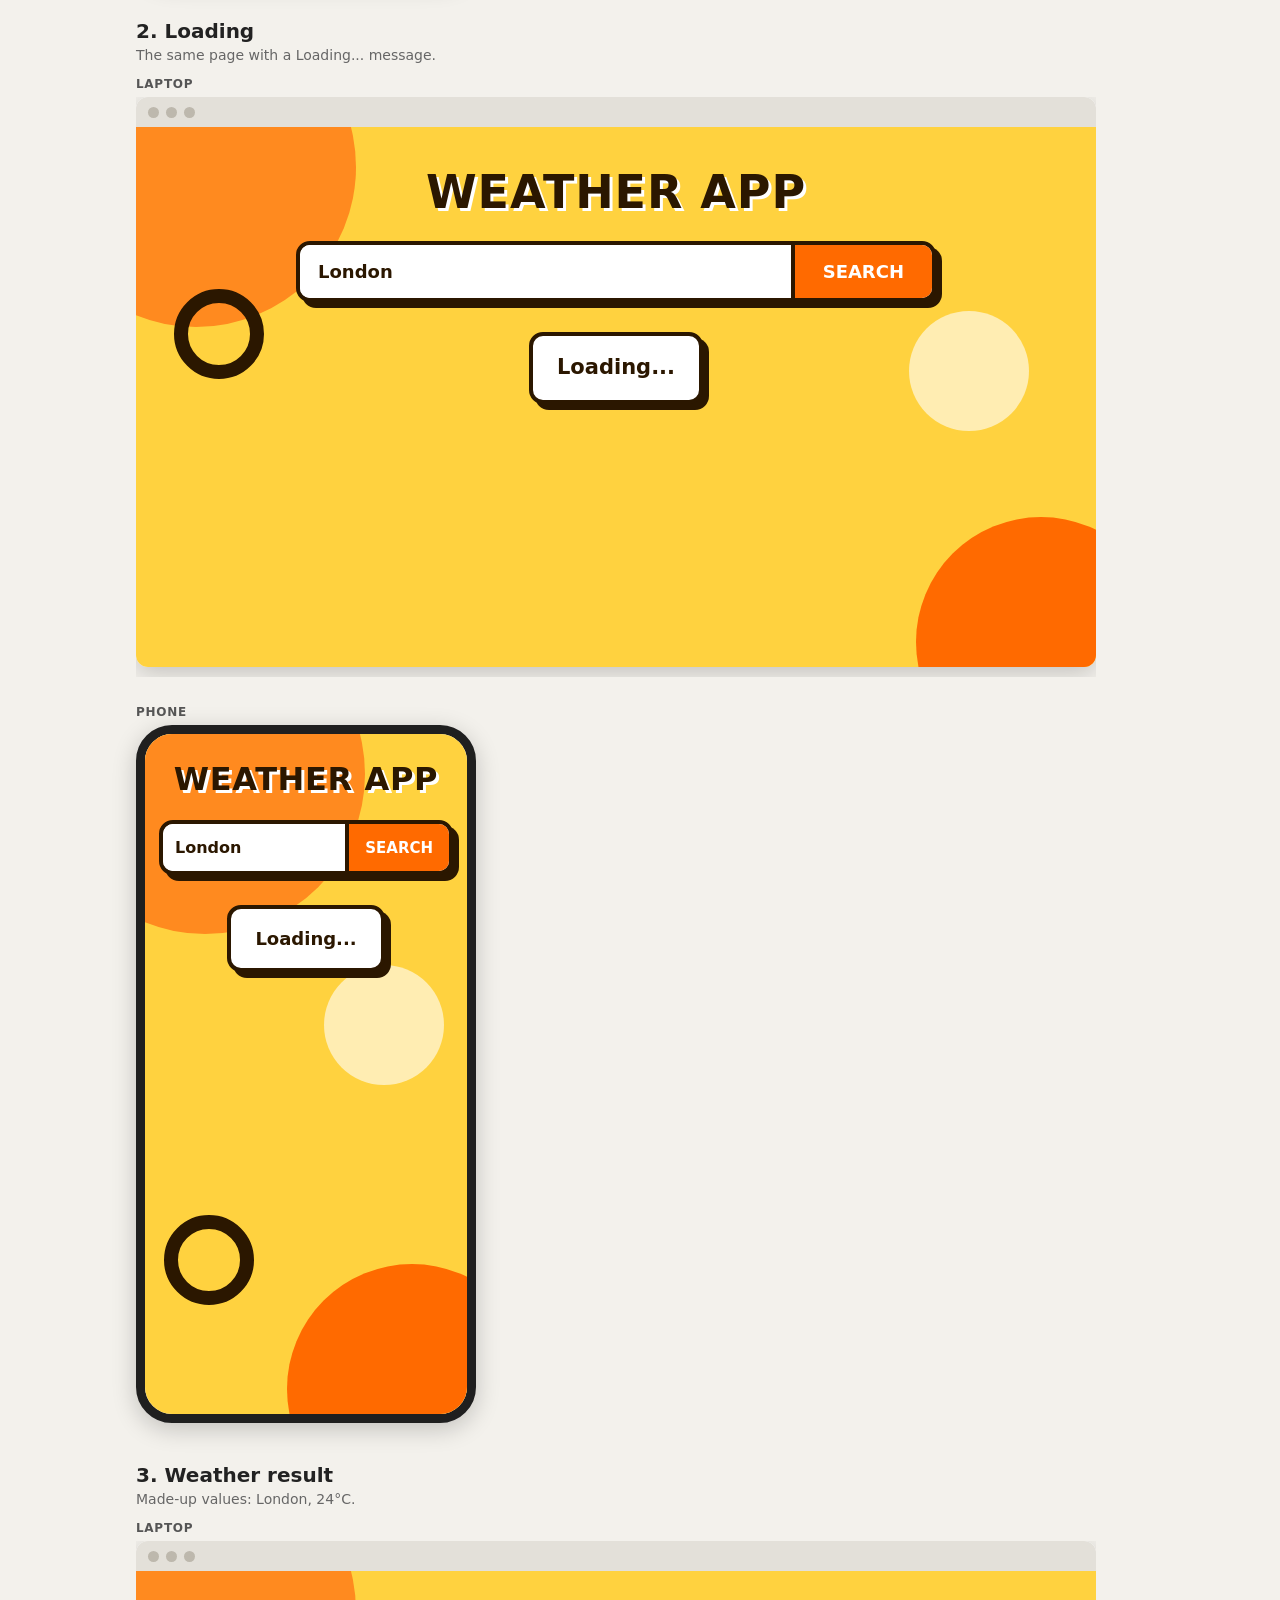
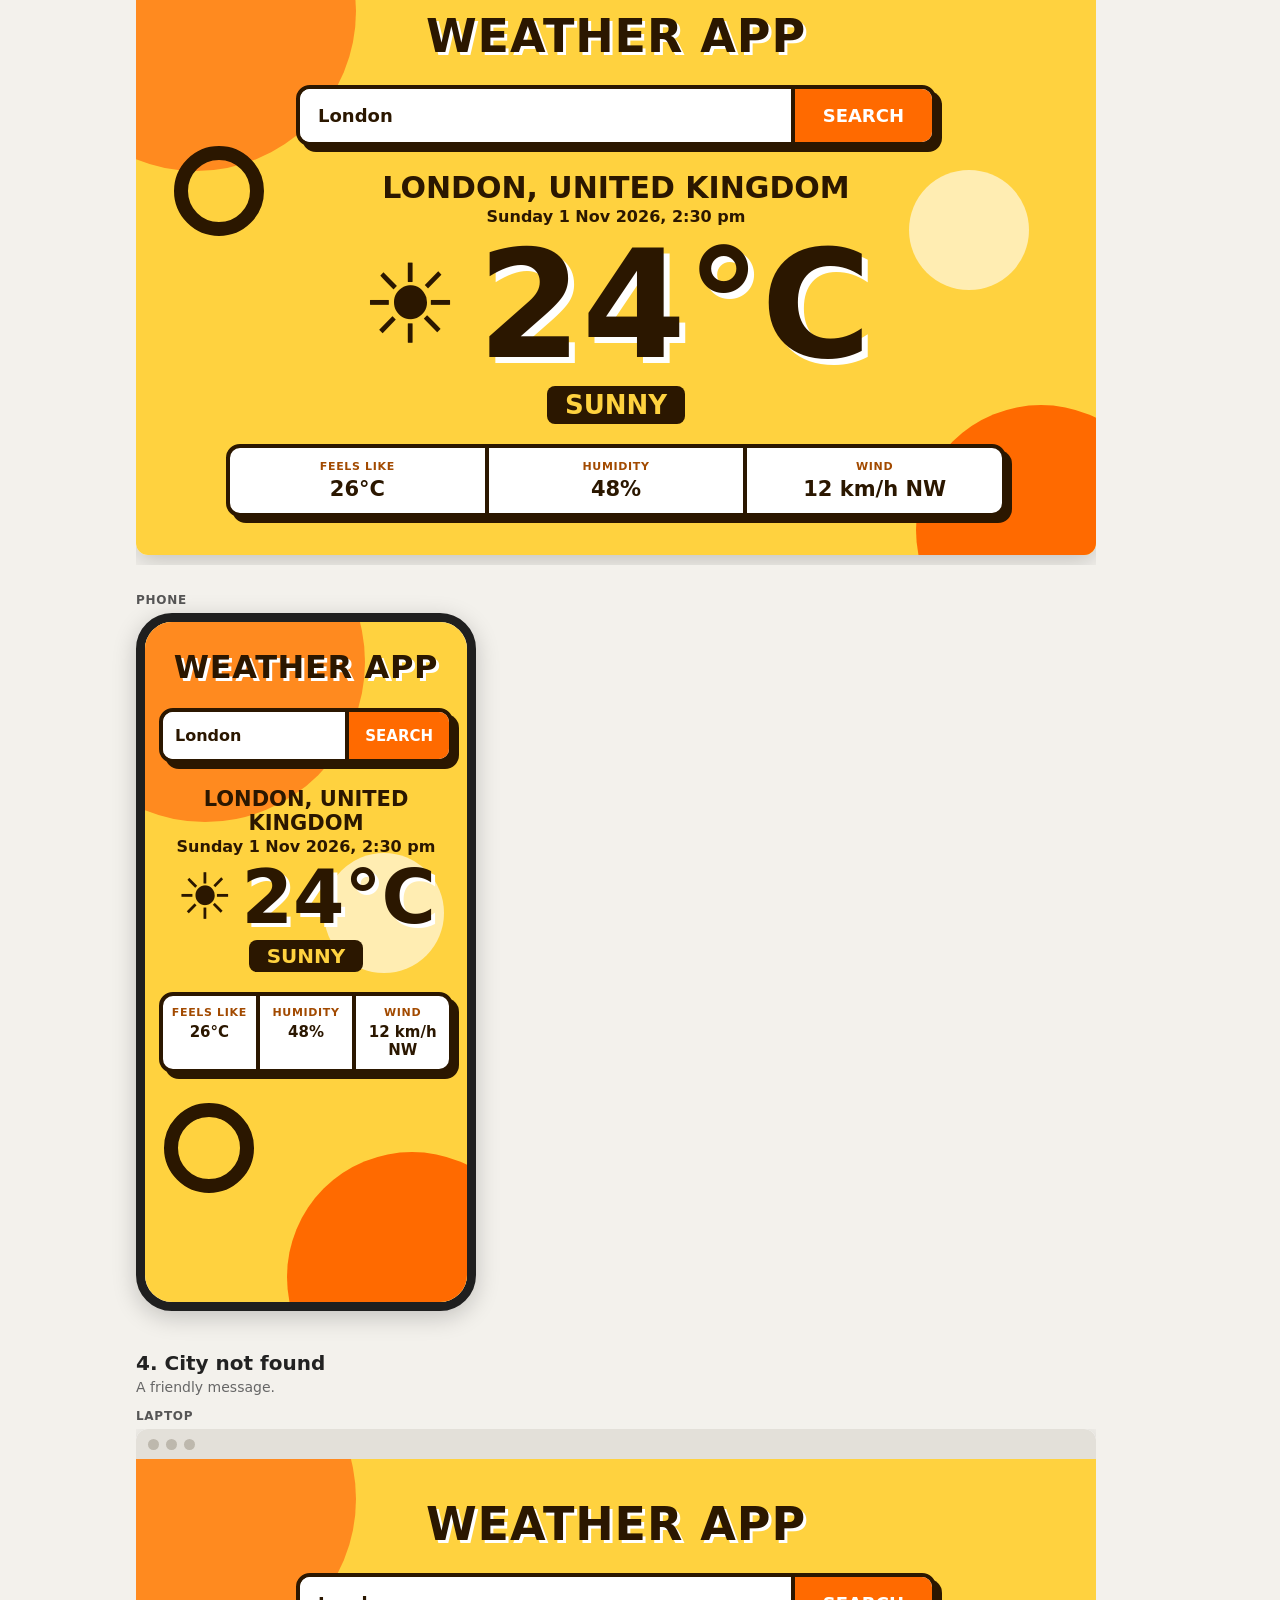
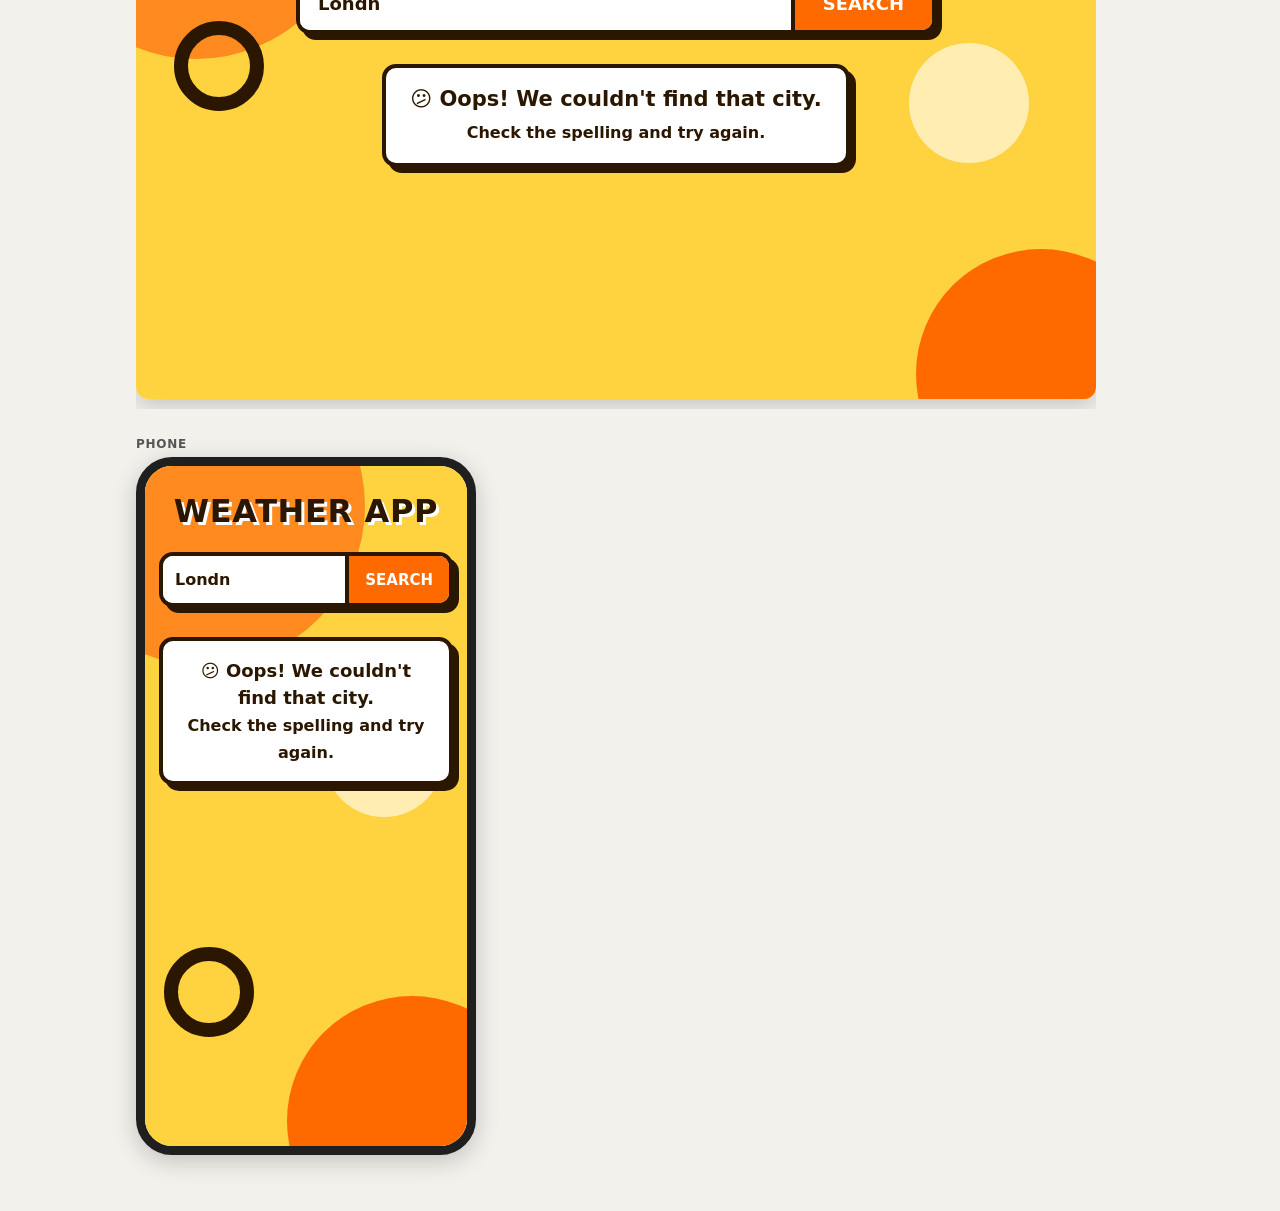
<file: mockups/mockup-3-poster-bold.html>
<!DOCTYPE html>
<html lang="en">
<head>
<meta charset="UTF-8">
<meta name="viewport" content="width=device-width, initial-scale=1.0">
<title>Mockup - Poster Bold</title>
<style>
*{box-sizing:border-box}
body{margin:0;font-family:system-ui,-apple-system,"Segoe UI",Roboto,Helvetica,Arial,sans-serif;background:#f3f1ec;color:#222}
.wrap{max-width:1040px;margin:0 auto;padding:24px 16px 56px}
.intro h1{margin:0 0 6px;font-size:28px}
.intro p{margin:0;color:#555;line-height:1.5}
.state{margin-top:40px}
.state>h2{margin:0 0 4px;font-size:20px}
.state>p{margin:0 0 14px;color:#666;font-size:14px}
.pair{display:flex;flex-wrap:wrap;gap:28px;align-items:flex-start}
.item{max-width:100%}
.item>small{display:block;margin:0 0 6px;font-weight:700;color:#555;text-transform:uppercase;letter-spacing:.06em;font-size:12px}
.scroll{overflow-x:auto;max-width:100%;padding-bottom:10px}
.frame{box-shadow:0 6px 24px rgba(0,0,0,.2);background:#fff}
.laptop{width:960px;border-radius:12px;overflow:hidden}
.laptop .bar{height:30px;background:#e3e0d9;display:flex;gap:7px;align-items:center;padding:0 12px}
.laptop .bar i{width:11px;height:11px;border-radius:50%;background:#bdb8ad;display:block}
.phone{width:340px;max-width:100%;border:9px solid #1f1f1f;border-radius:36px;overflow:hidden}
.screen{container-type:inline-size}
.laptop .d{min-height:540px}
.phone .d{min-height:680px}
input,button{font-family:inherit}
button{cursor:pointer}

.d3{background:#ffd23f;color:#2b1700;display:flex;flex-direction:column;align-items:center;padding:38px 24px;position:relative;overflow:hidden}
.d3 .blob{position:absolute;border-radius:50%}
.d3 .b1{width:320px;height:320px;background:#ff8a1f;top:-120px;left:-100px}
.d3 .b2{width:250px;height:250px;background:#ff6a00;bottom:-100px;right:-70px}
.d3 .b3{width:120px;height:120px;background:#fff;opacity:.6;top:34%;right:7%}
.d3 .b4{width:90px;height:90px;border:14px solid #2b1700;bottom:16%;left:6%}
.d3 h1,.d3 .box,.d3 .msg,.d3 .poster{position:relative;z-index:1}
.d3 h1{margin:0 0 22px;font-size:46px;font-weight:900;text-transform:uppercase;letter-spacing:.02em;text-shadow:3px 3px 0 #fff;text-align:center}
.d3 .box{display:flex;width:min(100%,640px);border:4px solid #2b1700;border-radius:14px;background:#fff;box-shadow:6px 6px 0 #2b1700;overflow:hidden}
.d3 .box input{flex:1;min-width:0;border:0;outline:0;padding:16px 18px;font-size:18px;font-weight:600;background:#fff;color:#2b1700}
.d3 .box input::placeholder{color:#a08a55}
.d3 .box button{border:0;border-left:4px solid #2b1700;padding:0 28px;background:#ff6a00;color:#fff;font-size:18px;font-weight:900;text-transform:uppercase}
.d3 .msg{margin-top:30px;background:#fff;border:4px solid #2b1700;box-shadow:6px 6px 0 #2b1700;border-radius:14px;padding:16px 24px;font-size:21px;font-weight:800;max-width:560px;text-align:center;line-height:1.5}
.d3 .msg span{font-weight:600;font-size:16px}
.d3 .poster{margin-top:24px;text-align:center;width:min(100%,780px)}
.d3 .city{margin:0;font-size:30px;font-weight:900;text-transform:uppercase}
.d3 .time{margin:2px 0 0;font-weight:700}
.d3 .big{display:flex;align-items:center;justify-content:center;gap:18px;margin:4px 0 6px}
.d3 .icon{font-size:110px;line-height:1}
.d3 .temp{font-size:150px;font-weight:900;line-height:1;text-shadow:6px 6px 0 #fff}
.d3 .desc{font-size:26px;font-weight:900;text-transform:uppercase;background:#2b1700;color:#ffd23f;display:inline-block;padding:4px 18px;border-radius:8px;margin:0 0 20px}
.d3 .strip{display:flex;border:4px solid #2b1700;border-radius:14px;background:#fff;overflow:hidden;box-shadow:6px 6px 0 #2b1700}
.d3 .strip div{flex:1;padding:12px 6px;font-weight:900;font-size:21px;border-left:4px solid #2b1700}
.d3 .strip div:first-child{border-left:0}
.d3 .strip small{display:block;font-size:11px;text-transform:uppercase;letter-spacing:.06em;margin-bottom:4px;color:#a24a00}
@container (min-width:521px){
 .d3 .b4{bottom:auto;top:30%;left:4%}
}
@container (max-width:520px){
 .d3{padding:26px 14px}
 .d3 h1{font-size:32px}
 .d3 .box input{padding:14px 12px;font-size:16px}
 .d3 .box button{padding:0 16px;font-size:15px}
 .d3 .city{font-size:21px}
 .d3 .icon{font-size:64px}
 .d3 .temp{font-size:74px;text-shadow:4px 4px 0 #fff}
 .d3 .big{gap:8px}
 .d3 .desc{font-size:20px}
 .d3 .strip div{font-size:15px;padding:10px 3px}
 .d3 .msg{font-size:18px}
}
</style>
</head>
<body>
<div class="wrap"><header class="intro"><h1>Design: Poster Bold</h1><p>A bright yellow poster with big orange circles, thick outlines and hard shadows. A huge temperature fills the page, with the details in a strip underneath.</p><p>Design only: the buttons do nothing. Each state is shown on a laptop-sized and a phone-sized screen.</p></header><section class="state"><h2>1. Before searching</h2><p>The app title, an empty search box and a Search button.</p><div class="pair"><div class="item"><small>Laptop</small><div class="scroll"><div class="frame laptop"><div class="bar"><i></i><i></i><i></i></div><div class="screen"><div class="d d3"><div class="blob b1"></div><div class="blob b2"></div><div class="blob b3"></div><div class="blob b4"></div><h1>Weather App</h1><form class="box" onsubmit="return false"><input type="text" placeholder="Type a city name" aria-label="City name"><button type="button">Search</button></form></div></div></div></div></div><div class="item"><small>Phone</small><div class="frame phone"><div class="screen"><div class="d d3"><div class="blob b1"></div><div class="blob b2"></div><div class="blob b3"></div><div class="blob b4"></div><h1>Weather App</h1><form class="box" onsubmit="return false"><input type="text" placeholder="Type a city name" aria-label="City name"><button type="button">Search</button></form></div></div></div></div></div></section><section class="state"><h2>2. Loading</h2><p>The same page with a Loading... message.</p><div class="pair"><div class="item"><small>Laptop</small><div class="scroll"><div class="frame laptop"><div class="bar"><i></i><i></i><i></i></div><div class="screen"><div class="d d3"><div class="blob b1"></div><div class="blob b2"></div><div class="blob b3"></div><div class="blob b4"></div><h1>Weather App</h1><form class="box" onsubmit="return false"><input type="text" placeholder="Type a city name" aria-label="City name" value="London"><button type="button">Search</button></form><p class="msg">Loading...</p></div></div></div></div></div><div class="item"><small>Phone</small><div class="frame phone"><div class="screen"><div class="d d3"><div class="blob b1"></div><div class="blob b2"></div><div class="blob b3"></div><div class="blob b4"></div><h1>Weather App</h1><form class="box" onsubmit="return false"><input type="text" placeholder="Type a city name" aria-label="City name" value="London"><button type="button">Search</button></form><p class="msg">Loading...</p></div></div></div></div></div></section><section class="state"><h2>3. Weather result</h2><p>Made-up values: London, 24°C.</p><div class="pair"><div class="item"><small>Laptop</small><div class="scroll"><div class="frame laptop"><div class="bar"><i></i><i></i><i></i></div><div class="screen"><div class="d d3"><div class="blob b1"></div><div class="blob b2"></div><div class="blob b3"></div><div class="blob b4"></div><h1>Weather App</h1><form class="box" onsubmit="return false"><input type="text" placeholder="Type a city name" aria-label="City name" value="London"><button type="button">Search</button></form><section class="poster"><p class="city">London, United Kingdom</p><p class="time">Sunday 1 Nov 2026, 2:30 pm</p><div class="big"><span class="icon">☀️</span><span class="temp">24°C</span></div><p class="desc">Sunny</p><div class="strip"><div><small>Feels like</small>26°C</div><div><small>Humidity</small>48%</div><div><small>Wind</small>12 km/h NW</div></div></section></div></div></div></div></div><div class="item"><small>Phone</small><div class="frame phone"><div class="screen"><div class="d d3"><div class="blob b1"></div><div class="blob b2"></div><div class="blob b3"></div><div class="blob b4"></div><h1>Weather App</h1><form class="box" onsubmit="return false"><input type="text" placeholder="Type a city name" aria-label="City name" value="London"><button type="button">Search</button></form><section class="poster"><p class="city">London, United Kingdom</p><p class="time">Sunday 1 Nov 2026, 2:30 pm</p><div class="big"><span class="icon">☀️</span><span class="temp">24°C</span></div><p class="desc">Sunny</p><div class="strip"><div><small>Feels like</small>26°C</div><div><small>Humidity</small>48%</div><div><small>Wind</small>12 km/h NW</div></div></section></div></div></div></div></div></section><section class="state"><h2>4. City not found</h2><p>A friendly message.</p><div class="pair"><div class="item"><small>Laptop</small><div class="scroll"><div class="frame laptop"><div class="bar"><i></i><i></i><i></i></div><div class="screen"><div class="d d3"><div class="blob b1"></div><div class="blob b2"></div><div class="blob b3"></div><div class="blob b4"></div><h1>Weather App</h1><form class="box" onsubmit="return false"><input type="text" placeholder="Type a city name" aria-label="City name" value="Londn"><button type="button">Search</button></form><p class="msg">😕 Oops! We couldn't find that city.<br><span>Check the spelling and try again.</span></p></div></div></div></div></div><div class="item"><small>Phone</small><div class="frame phone"><div class="screen"><div class="d d3"><div class="blob b1"></div><div class="blob b2"></div><div class="blob b3"></div><div class="blob b4"></div><h1>Weather App</h1><form class="box" onsubmit="return false"><input type="text" placeholder="Type a city name" aria-label="City name" value="Londn"><button type="button">Search</button></form><p class="msg">😕 Oops! We couldn't find that city.<br><span>Check the spelling and try again.</span></p></div></div></div></div></div></section></div>
</body>
</html>
</file>
<file: style.css>
* {
  box-sizing: border-box;
}

body {
  margin: 0;
  font-family: system-ui, -apple-system, "Segoe UI", Roboto, Helvetica, Arial, sans-serif;
}

.page {
  position: relative;
  overflow: hidden;
  min-height: 100vh;
  display: flex;
  flex-direction: column;
  align-items: center;
  padding: 38px 24px 130px;
  color: #fff;
  background: linear-gradient(180deg, #ffbd4a 0%, #ff7b3a 45%, #f0476a 100%);
}

.sun {
  position: absolute;
  bottom: -50px;
  left: 50%;
  margin-left: -90px;
  width: 180px;
  height: 180px;
  border-radius: 50%;
  background: #ffe27a;
  box-shadow: 0 0 0 22px rgba(255, 226, 122, 0.3);
}

.hill {
  position: absolute;
  border-radius: 50% 50% 0 0;
}

.hill-1 {
  left: -15%;
  width: 80%;
  bottom: -70px;
  height: 170px;
  background: #c2306b;
}

.hill-2 {
  left: 30%;
  width: 90%;
  bottom: -90px;
  height: 160px;
  background: #8e2159;
}

h1,
.pill {
  position: relative;
  z-index: 2;
}

h1 {
  margin: 0 0 18px;
  font-size: 34px;
  font-weight: 800;
  letter-spacing: -0.01em;
  text-shadow: 0 2px 8px rgba(0, 0, 0, 0.25);
}

.pill {
  display: flex;
  width: min(100%, 640px);
  background: #fff;
  border-radius: 999px;
  padding: 6px;
  box-shadow: 0 10px 30px rgba(120, 20, 40, 0.35);
}

.pill input {
  flex: 1;
  min-width: 0;
  border: 0;
  outline: 0;
  padding: 12px 18px;
  font-family: inherit;
  font-size: 16px;
  background: transparent;
  color: #5a1a2a;
}

.pill input::placeholder {
  color: #b07a86;
}

.pill button {
  border: 0;
  border-radius: 999px;
  padding: 12px 28px;
  font-family: inherit;
  font-size: 16px;
  font-weight: 700;
  background: #ff5e62;
  color: #fff;
  cursor: pointer;
}

@media (max-width: 520px) {
  .page {
    padding: 26px 14px 120px;
  }

  h1 {
    font-size: 28px;
  }

  .pill button {
    padding: 12px 20px;
  }
}

.output {
  position: relative;
  z-index: 2;
  width: 100%;
  display: flex;
  flex-direction: column;
  align-items: center;
}

.message {
  margin: 20px 0 0;
  text-align: center;
  font-size: 18px;
  font-weight: 600;
  text-shadow: 0 2px 8px rgba(0, 0, 0, 0.25);
}

.place {
  margin: 26px 0 14px;
  text-align: center;
}

.place h2 {
  margin: 0;
  font-size: 28px;
  text-shadow: 0 2px 8px rgba(0, 0, 0, 0.25);
}

.place p {
  margin: 4px 0 0;
  font-size: 15px;
  opacity: 0.95;
}

.tiles {
  display: grid;
  grid-template-columns: repeat(4, 1fr);
  gap: 12px;
  width: min(100%, 760px);
}

.tile {
  background: rgba(255, 255, 255, 0.24);
  border: 1px solid rgba(255, 255, 255, 0.45);
  border-radius: 20px;
  padding: 16px 10px;
  text-align: center;
  font-weight: 800;
  font-size: 20px;
}

.tile small {
  display: block;
  font-size: 11px;
  text-transform: uppercase;
  letter-spacing: 0.06em;
  opacity: 0.9;
  margin-bottom: 6px;
  font-weight: 700;
}

.tile.temp {
  grid-column: span 2;
  background: #fff;
  color: #e2493f;
  font-size: 58px;
  line-height: 1.05;
}

.tile.temp small {
  color: #a8566a;
  font-size: 12px;
}

.tile.sky {
  grid-column: span 2;
  background: #ffd84d;
  color: #6a3b00;
  font-size: 22px;
  display: flex;
  flex-direction: column;
  align-items: center;
  justify-content: center;
}

.tile.sky img {
  width: 64px;
  height: 64px;
}

@media (max-width: 520px) {
  .place h2 {
    font-size: 22px;
  }

  .tiles {
    grid-template-columns: repeat(2, 1fr);
    gap: 10px;
  }

  .tile {
    font-size: 17px;
  }

  .tile.temp {
    font-size: 48px;
  }
}
</file>
